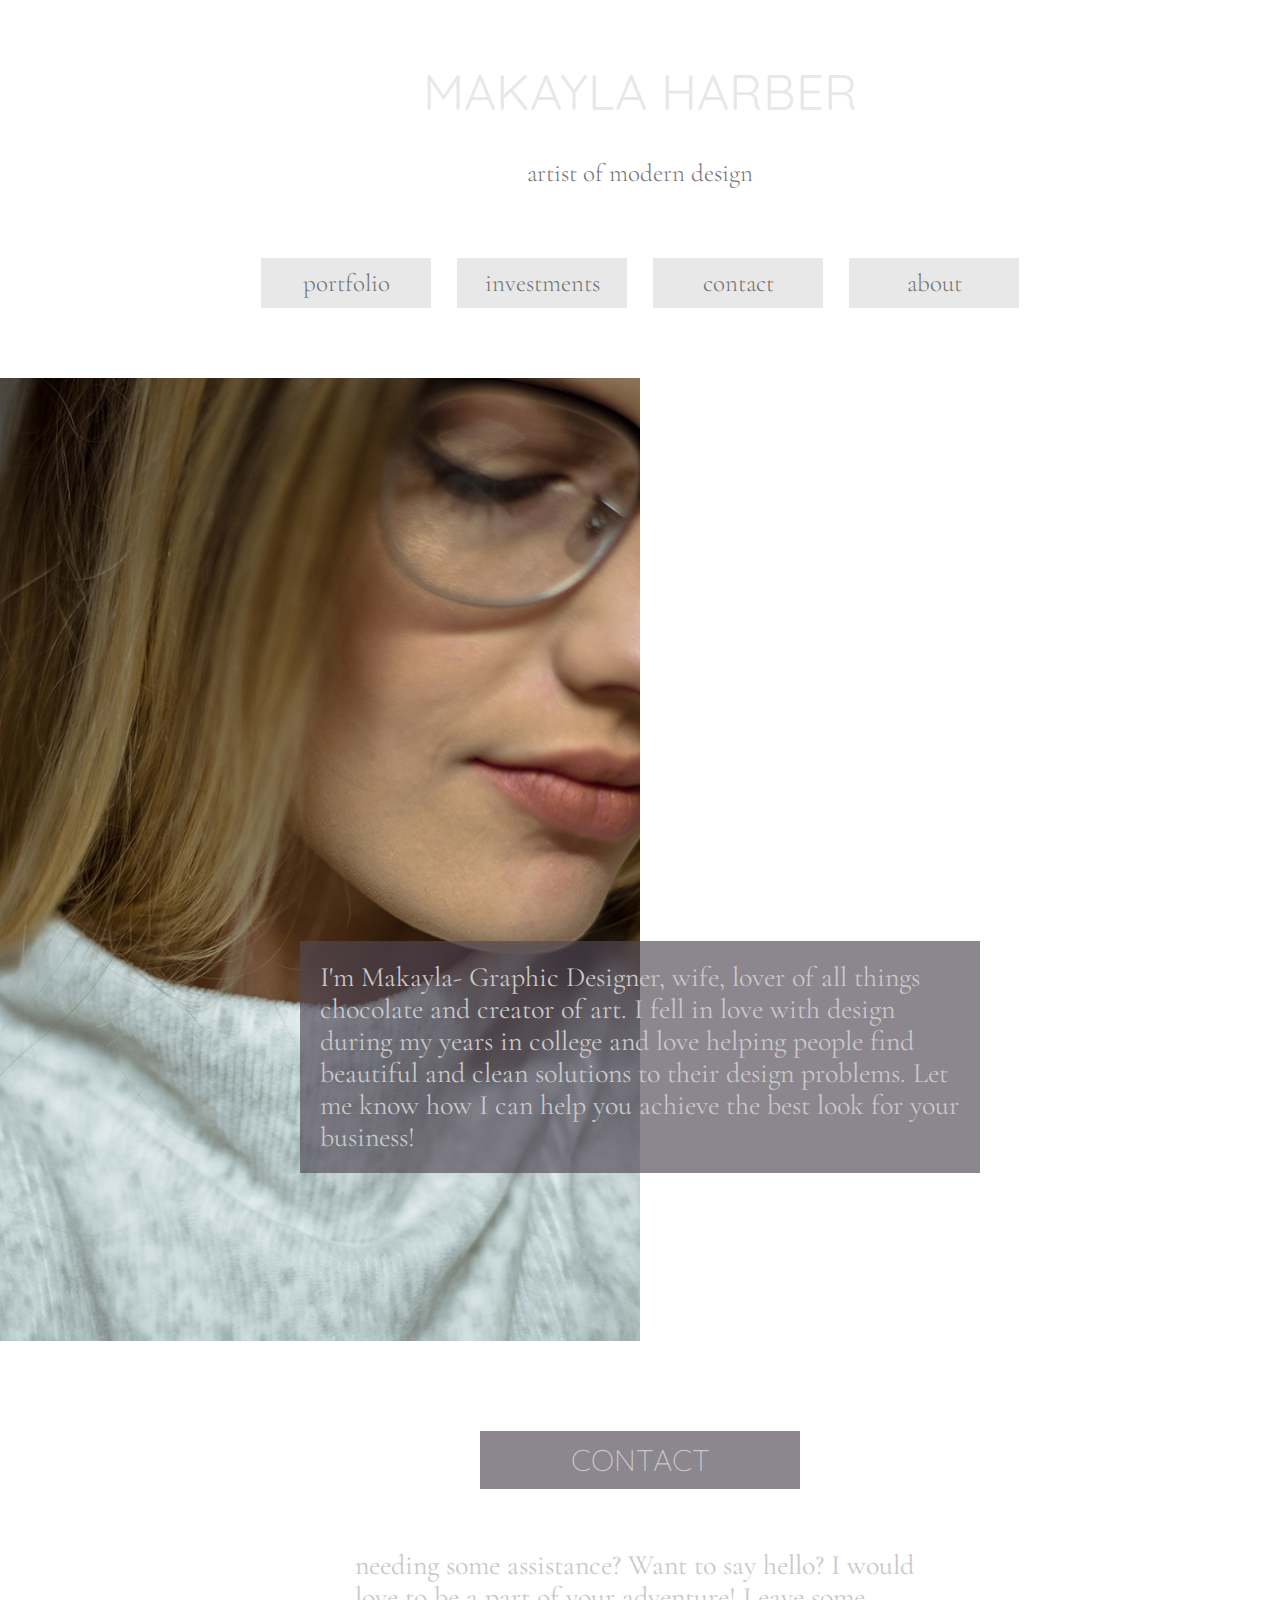
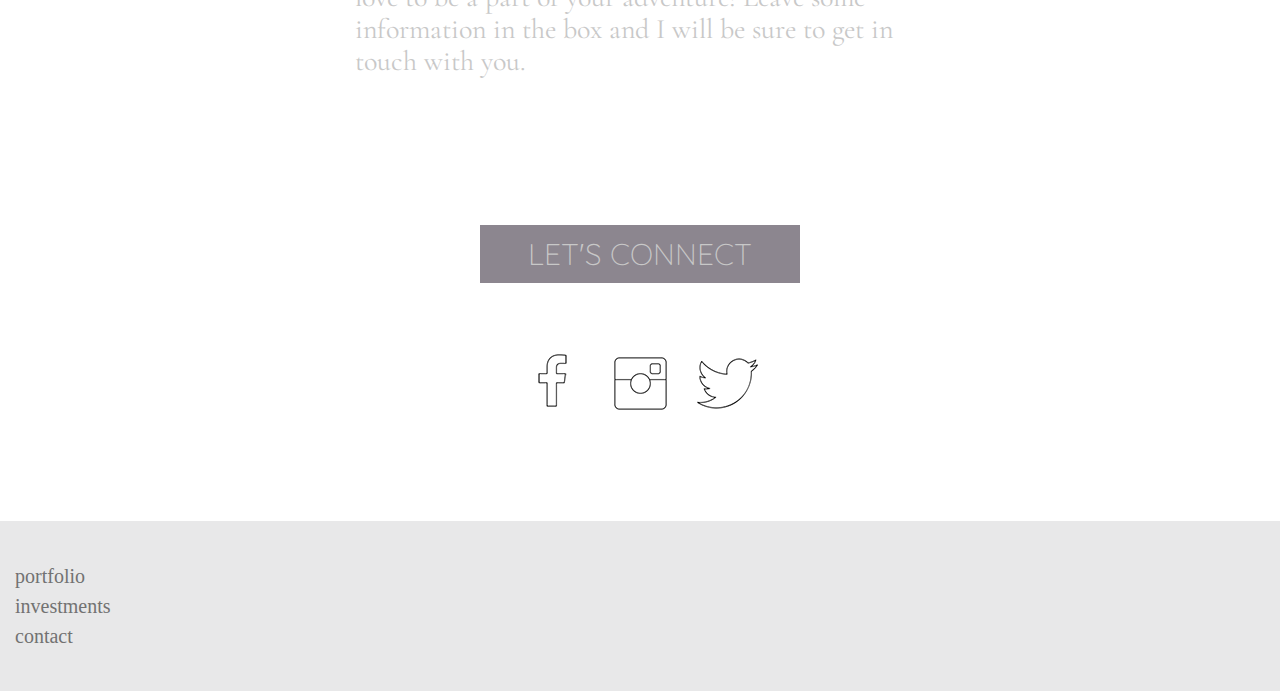
<file: Index.html>
<!DOCTYPE html>
<html lang="em">
<head>

<meta name="viewport" content="width=device-width,initial-scale=1,maximum-scale=1,user-scalable=no">
<meta http-equiv="X-UA-Compatible" content="IE=edge,chrome=1">
<meta name="HandheldFriendly" content="true">
    
<link href="https://fonts.googleapis.com/css?family=Quicksand" rel="stylesheet">
<link href="https://fonts.googleapis.com/css?family=Cormorant+Garamond|Quicksand" rel="stylesheet">

<link rel="stylesheet" href="OwlCarousel2-2.2.1/dist/assets/owl.carousel.min.css">
<link rel="stylesheet" href="OwlCarousel2-2.2.1/dist/assets/owl.theme.default.min.css">
<link rel="stylesheet" href="main.css" >
    
<link rel="stylesheet" href="media-queries.css">
    
<title>Makayla Harber</title>
</head>

<body>
<header> MAKAYLA HARBER
 <h4>artist of modern design</h4>
 <nav>
    <div class="width"><a href="portfolio.html">portfolio</a>   </div>
    <div class="width"><a href="investments.html">investments</a></div>
    <div class="width"><a href="contact.html">contact</a></div>
    <div class="width"><a href="Index.html">about</a></div>
 </nav> 
</header>
 
<section>
<article>
    <a name="about"></a>
 <img class="flex" src="images/dfaf.jpg" alt="flowers">
 <p class="up">I'm Makayla- Graphic Designer, wife, lover of all things chocolate and creator of art. I fell in love with design during my years in college and love helping people find beautiful and clean solutions to their design problems. Let me know how I can help you achieve the best look for your business!</p>   
</article>
<article class="move">
 <a href="contact.html"><h2 class="down">CONTACT</h2></a>
 <p class="space">needing some assistance? Want to say hello? I would love to be a part of your adventure! Leave some information in the box and I will be sure to get in touch with you.</p>
</article>
<article>
<h2 class="down2">LET'S CONNECT</h2>
 <!-------NEEDS TO BE LINKED TO ACTUAL ACCOUNTS----->
 <section class="scoot">
<img class="Face"  src="images/facebook%20copy.png">
<a class="insta"  href=https://www.instagram.com/mbrielleh/><img src="images/insta%20copy.png"></a>
 <img class="twitter"  src="images/twitter%20copy.png">
 </section>
</article>
</section>
<footer>
 <ul>
 <li><a  href="portfolio.html">portfolio</a>
 </li> 
 <li><a href="investments.html">investments</a></li>
 <li><a href="contact.html">contact</a></li>
</ul>

</footer>
</body>
</file>
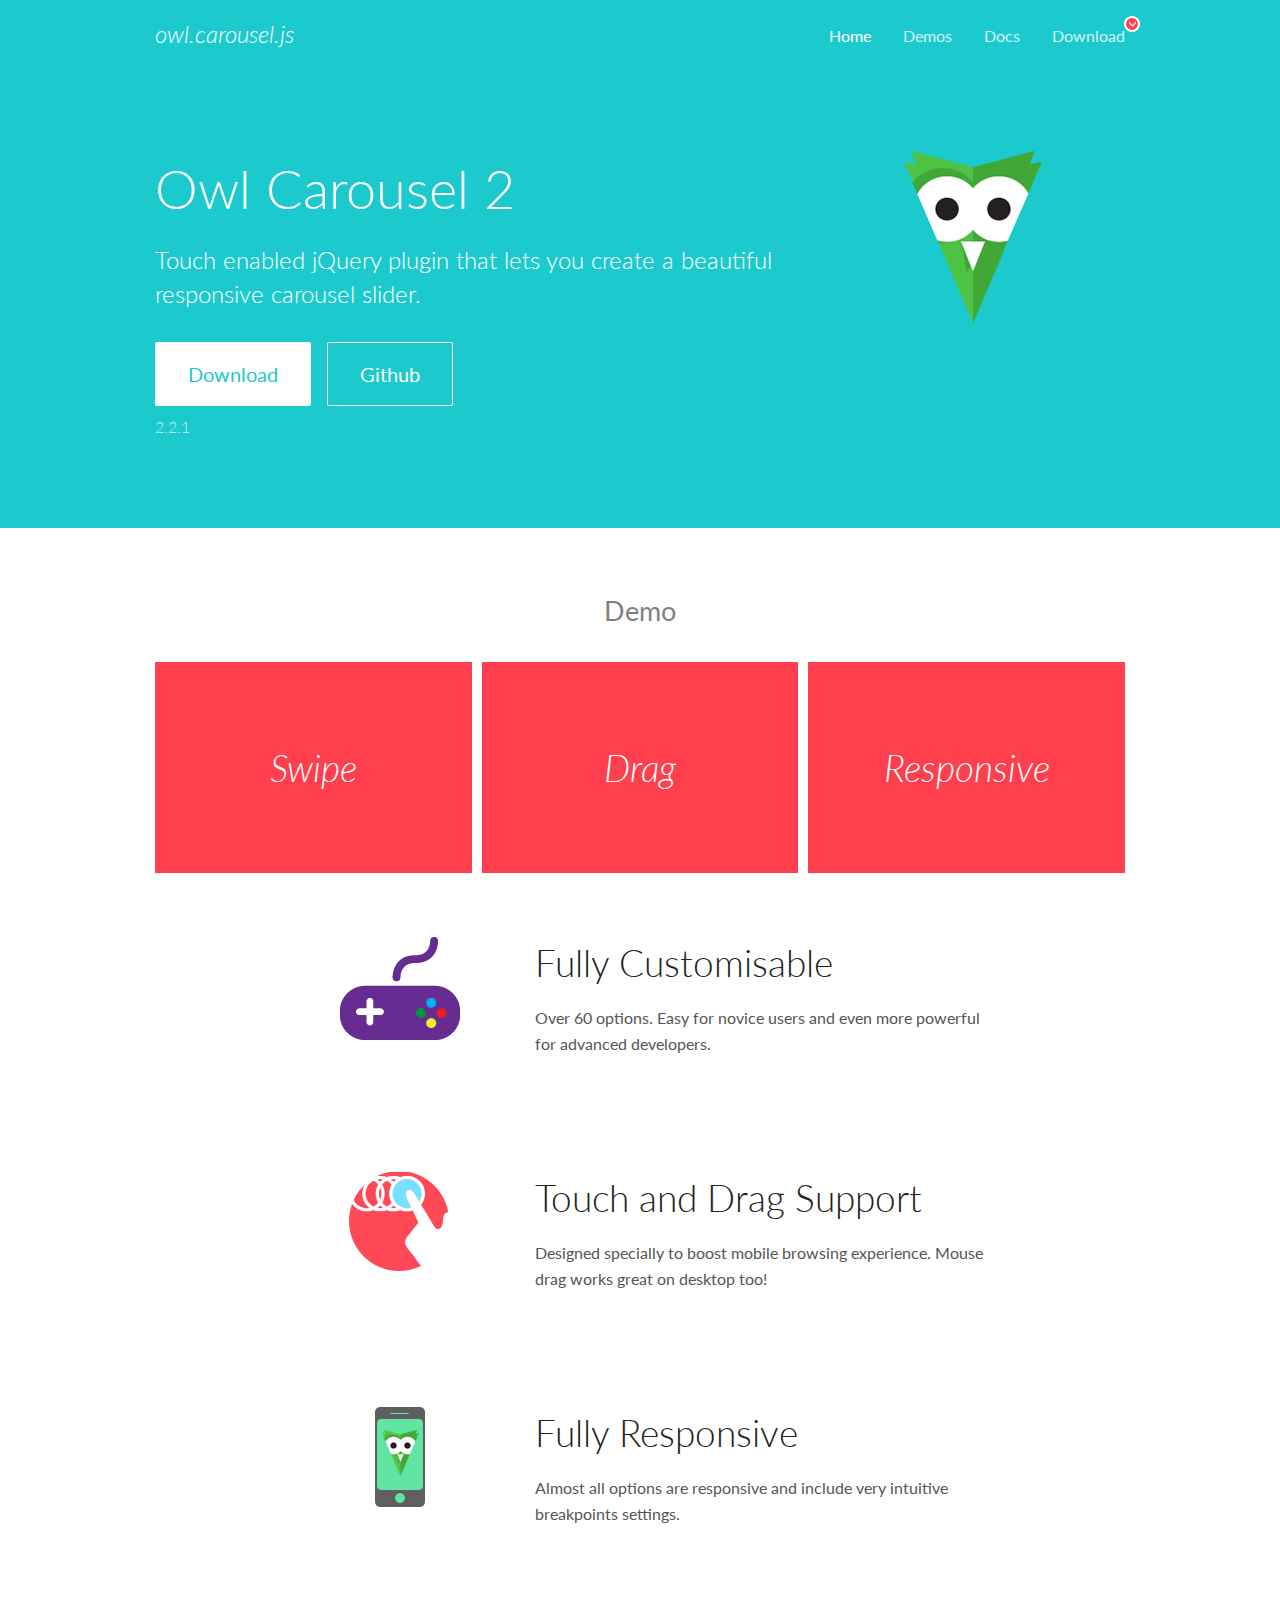
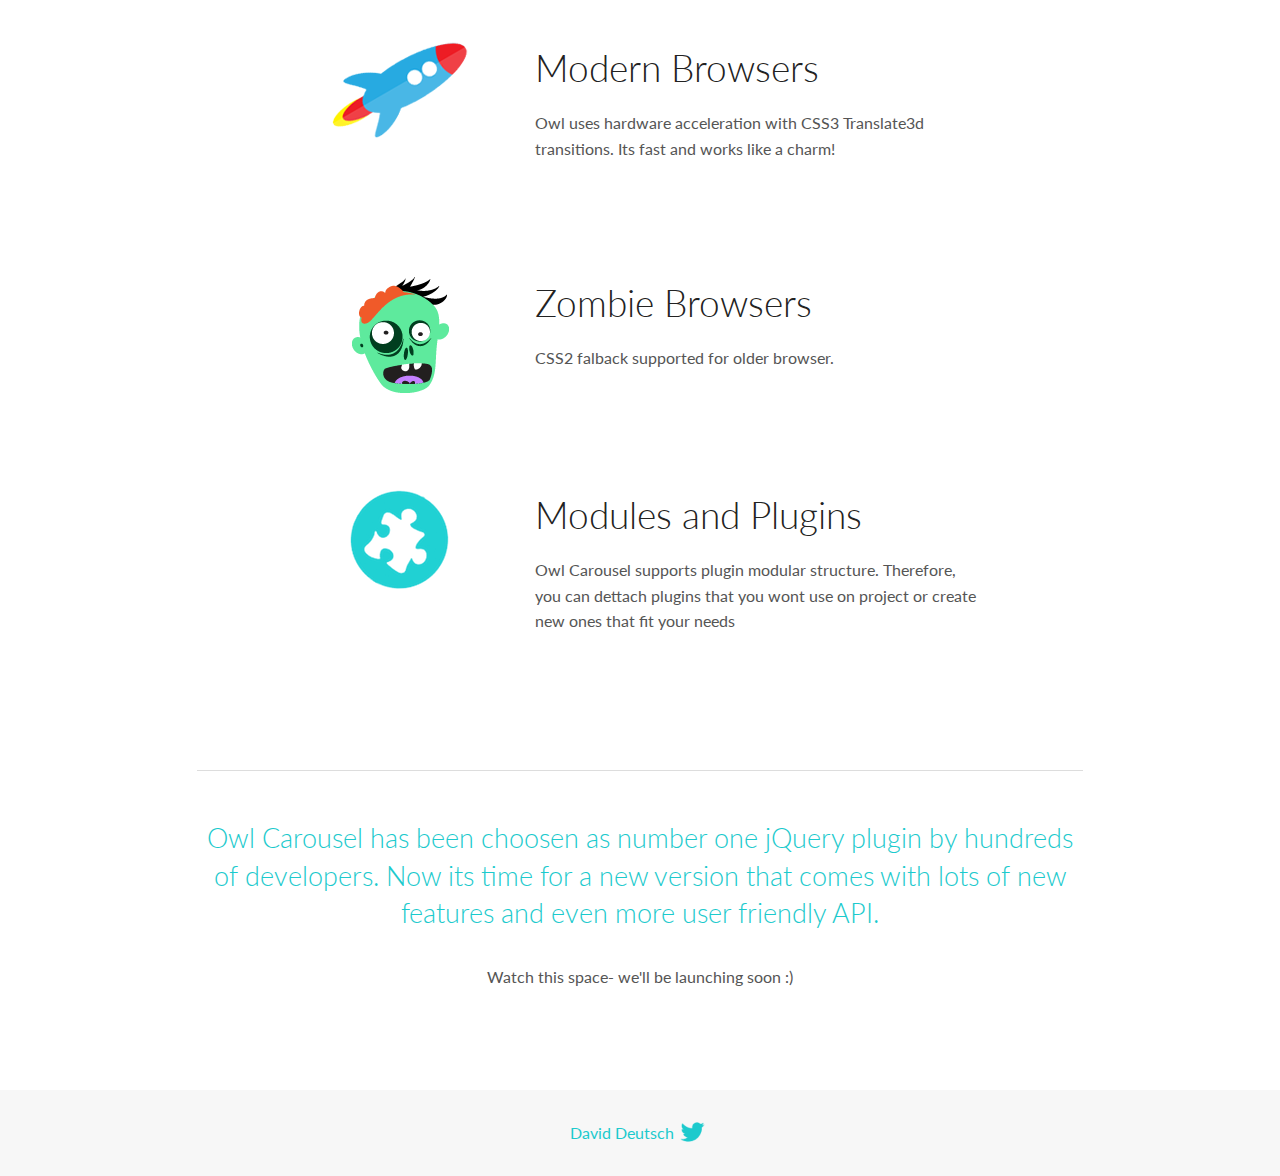
<file: OwlCarousel2-2.2.1/docs/index.html>
<!DOCTYPE html>
<html lang="en">
  <head>

    <!-- head -->
    <meta charset="utf-8">
    <meta name="msapplication-tap-highlight" content="no" />
    <meta name="viewport" content="width=device-width, initial-scale=1.0" />
    <meta name="description" content="Touch enabled jQuery plugin that lets you create beautiful responsive carousel slider.">
    <meta name="author" content="David Deutsch">
    <title>
      Home | Owl Carousel | 2.2.1
    </title>

    <!-- Stylesheets -->
    <link href='https://fonts.googleapis.com/css?family=Lato:300,400,700,400italic,300italic' rel='stylesheet' type='text/css'>
    <link rel="stylesheet" href="assets/css/docs.theme.min.css">

    <!-- Owl Stylesheets -->
    <link rel="stylesheet" href="assets/owlcarousel/assets/owl.carousel.min.css">
    <link rel="stylesheet" href="assets/owlcarousel/assets/owl.theme.default.min.css">

    <!-- HTML5 shim and Respond.js IE8 support of HTML5 elements and media queries -->

    <!--[if lt IE 9]>
      <script src="https://oss.maxcdn.com/libs/html5shiv/3.7.0/html5shiv.js"></script>
      <script src="https://oss.maxcdn.com/libs/respond.js/1.3.0/respond.min.js"></script>
    <![endif]-->

    <!-- Favicons -->
    <link rel="apple-touch-icon-precomposed" sizes="144x144" href="assets/ico/apple-touch-icon-144-precomposed.png">
    <link rel="shortcut icon" href="assets/ico/favicon.png">
    <link rel="shortcut icon" href="favicon.ico">

    <!-- Yeah i know js should not be in header. Its required for demos.-->

    <!-- javascript -->
    <script src="assets/vendors/jquery.min.js"></script>
    <script src="assets/owlcarousel/owl.carousel.js"></script>
  </head>
  <body>

    <!-- header -->
    <header class="header">
      <div class="row">
        <div class="large-12 columns">
          <div class="brand left">
            <h3>
              <a href="/OwlCarousel2/">owl.carousel.js</a> 
            </h3>
          </div>
          <a id="toggle-nav" class="right">
            <span></span> <span></span> <span></span> 
          </a> 
          <div class="nav-bar">
            <ul class="clearfix">
              <li class="active">
                <a href="/OwlCarousel2/index.html">Home</a> 
              </li>
              <li> <a href="/OwlCarousel2/demos/demos.html">Demos</a>  </li>
              <li> <a href="/OwlCarousel2/docs/started-welcome.html">Docs</a>  </li>
              <li>
                <a href="https://github.com/OwlCarousel2/OwlCarousel2/archive/2.2.1.zip">Download</a> 
                <span class="download"></span> 
              </li>
            </ul>
          </div>
        </div>
      </div>
    </header>

    <!-- home panel -->
    <section id="hero">
      <div class="row">
        <div class="large-8 medium-8 columns">
          <h1>Owl Carousel 2</h1>
          <h4>Touch enabled jQuery plugin that lets you create a beautiful responsive carousel slider.</h4>
          <a href="https://github.com/OwlCarousel2/OwlCarousel2/archive/2.2.1.zip" class="hero-button">Download</a> 
          <a href="https://github.com/OwlCarousel2/OwlCarousel2" class="hero-button outline">Github</a> 
          <p>2.2.1</p>
        </div>
        <div class="large-4 medium-4 columns">
          <img class="owl-logo" src="assets/img/owl-logo.png" alt="mr. Owl">
        </div>
      </div>
    </section>

    <!-- body -->
    <div class="home-demo">
      <div class="row">
        <div class="large-12 columns">
          <h3>Demo</h3>
          <div class="owl-carousel">
            <div class="item">
              <h2>Swipe</h2>
            </div>
            <div class="item">
              <h2>Drag</h2>
            </div>
            <div class="item">
              <h2>Responsive</h2>
            </div>
            <div class="item">
              <h2>CSS3</h2>
            </div>
            <div class="item">
              <h2>Fast</h2>
            </div>
            <div class="item">
              <h2>Easy</h2>
            </div>
            <div class="item">
              <h2>Free</h2>
            </div>
            <div class="item">
              <h2>Upgradable</h2>
            </div>
            <div class="item">
              <h2>Tons of options</h2>
            </div>
            <div class="item">
              <h2>Infinity</h2>
            </div>
            <div class="item">
              <h2>Auto Width</h2>
            </div>
          </div>
        </div>
      </div>
    </div>
    <script>
      var owl = $('.owl-carousel');
      owl.owlCarousel({
        margin: 10,
        loop: true,
        responsive: {
          0: {
            items: 1
          },
          600: {
            items: 2
          },
          1000: {
            items: 3
          }
        }
      })
    </script>

    <!-- features -->
    <div id="features">
      <div class="row">
        <div class="small-12 medium-9 small-centered columns">
          <section class="row feature">
            <div class="medium-4 small-12 columns">
              <img src="assets/img/feature-options.png" alt="">
            </div>
            <div class="medium-8 small-12 columns">
              <h2>Fully Customisable</h2>
              <p>Over 60 options. Easy for novice users and even more powerful for advanced developers.</p>
            </div>
          </section>
          <section class="row feature">
            <div class="medium-4 small-12 columns">
              <img src="assets/img/feature-drag.png" alt="">
            </div>
            <div class="medium-8 small-12 columns">
              <h2>Touch and Drag Support</h2>
              <p>Designed specially to boost mobile browsing experience. Mouse drag works great on desktop too!</p>
            </div>
          </section>
          <section class="row feature">
            <div class="medium-4 small-12 columns">
              <img src="assets/img/feature-responsive.png" alt="">
            </div>
            <div class="medium-8 small-12 columns">
              <h2>Fully Responsive</h2>
              <p>Almost all options are responsive and include very intuitive breakpoints settings.</p>
            </div>
          </section>
          <section class="row feature">
            <div class="medium-4 small-12 columns">
              <img src="assets/img/feature-modern.png" alt="">
            </div>
            <div class="medium-8 small-12 columns">
              <h2>Modern Browsers</h2>
              <p>Owl uses hardware acceleration with CSS3 Translate3d transitions. Its fast and works like a charm! </p>
            </div>
          </section>
          <section class="row feature">
            <div class="medium-4 small-12 columns">
              <img src="assets/img/feature-zombie.png" alt="">
            </div>
            <div class="medium-8 small-12 columns">
              <h2>Zombie Browsers</h2>
              <p>CSS2 falback supported for older browser.</p>
            </div>
          </section>
          <section class="row feature">
            <div class="medium-4 small-12 columns">
              <img src="assets/img/feature-module.png" alt="">
            </div>
            <div class="medium-8 small-12 columns">
              <h2>Modules and Plugins</h2>
              <p>Owl Carousel supports plugin modular structure. Therefore, you can dettach plugins that you wont use on project or create new ones that fit your needs</p>
            </div>
          </section>
        </div>
      </div>
    </div>

    <!-- footer -->
    <section id="teaser-text">
      <div class="row">
        <div class="small-12 medium-11 small-centered columns">
          <hr>
          <h3 id="owl-carousel-has-been-choosen-as-number-one-jquery-plugin-by-hundreds-of-developers-now-its-time-for-a-new-version-that-comes-with-lots-of-new-features-and-even-more-user-friendly-api-">Owl Carousel has been choosen as number one jQuery plugin by hundreds of developers. Now its time for a new version that comes with lots of new features and even more user friendly API.</h3>
          <p>Watch this space- we&#39;ll be launching soon :)</p>
        </div>
      </div>
    </section>

    <!-- footer -->
    <footer class="footer">
      <div class="row">
        <div class="large-12 columns">
          <h5>
            <a href="/OwlCarousel2/docs/support-contact.html">David Deutsch</a> 
            <a id="custom-tweet-button" href="https://twitter.com/share?url=https://github.com/OwlCarousel2/OwlCarousel2&text=Owl Carousel - This is so awesome! " target="_blank"></a> 
          </h5>
        </div>
      </div>
    </footer>

    <!-- vendors -->
    <script src="assets/vendors/highlight.js"></script>
    <script src="assets/js/app.js"></script>
  </body>
</html>
</file>
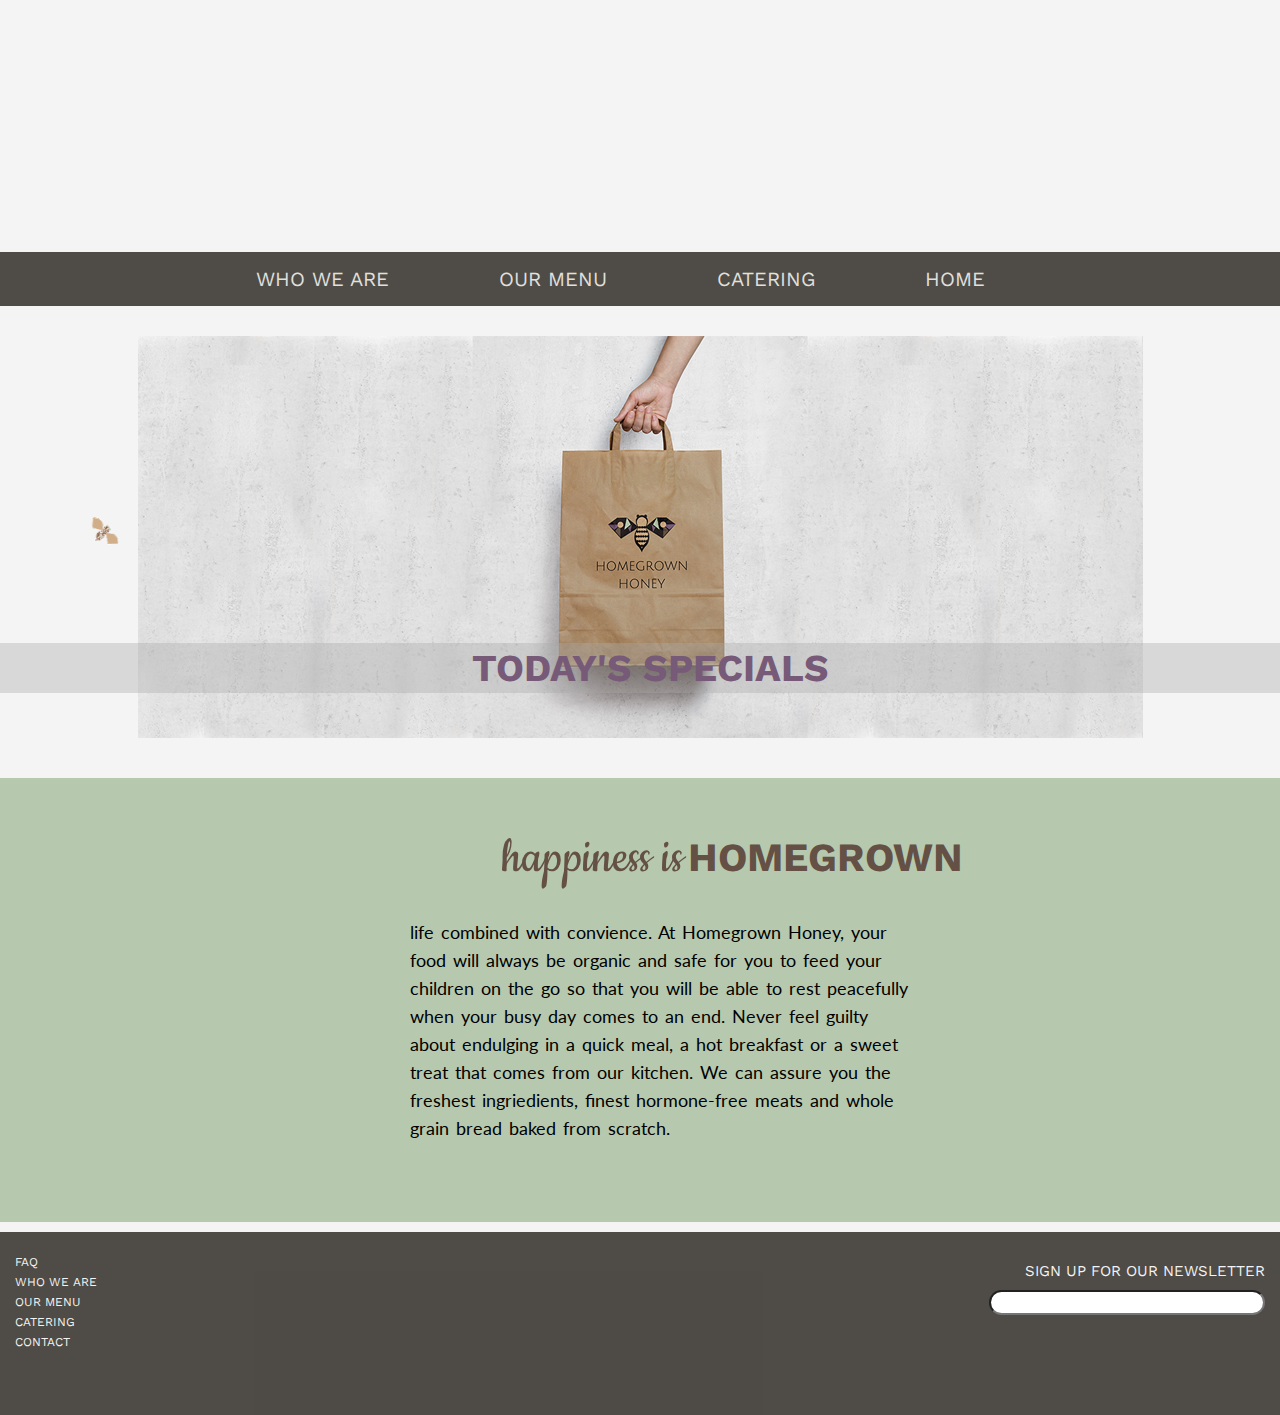
<file: images/Web/hgROOT/index.html>
<!DOCTYPE html>
<html lang="em">
<head>
<title>Homegrown Honey</title>   
 
<link href="https://fonts.googleapis.com/css?family=Cookie|Julius+Sans+One" rel="stylesheet">
<!--main css -->
<link href="style.css" rel="stylesheet" type="text/css">

<link href="media-queries.css" rel="stylesheet" type="text/css">

<link href="https://fonts.googleapis.com/css?family=Roboto:100" rel="stylesheet">
    
<link href="https://fonts.googleapis.com/css?family=Roboto:100|Work+Sans:200" rel="stylesheet">

<link href="https://fonts.googleapis.com/css?family=Lato:300" rel="stylesheet">

<link href="media-queries.css">
    
<!-- [if space lt IE 9]> 
<script src="http://css3-?mediaqueries-js.googlecode.com/svn/trunk/css3-mediaqueries.js"></script>
<! [end if]-->
    
    
<meta name="viewport" content="width=device-width; initial-scale=1.0"> 

</head>

<body>
  <header>
<!--
      <section class="logo">
    <img src="images/headerlogo.png" alt="photo of logo">
      </section>
-->
   <section>
     <img class="GIF" src="images/hghlogotransparent.gif" alt="logo">
   </section>
    <nav>
     <a class="push-left" href="whoweare.html">who we are</a>
     <a class="push-left" href="ourmenu.html">our menu</a>
     <a class="push-right" href="catering.html">catering</a>
     <a class="push-right" class="active" href="index.html">home</a>
    </nav>
    </header>
  <section>
      <article class="go">
      <div class="feature">
      
        <img class="center" src="images/website-background.jpg" alt="photo of bag"> 
      </div>
      </article>
   <article>
       <a class="call" href="ourmenu.html"><h4 class="down">today's specials</h4></a>
   </article>
   <article class="green">
    <header class="body-section">happiness is <h6 class="scoot">homegrown</h6></header>
       <p class="no-break"> life combined with convience. At Homegrown Honey, your food will always be organic and safe for you to feed your children on the go so that you will be able to rest peacefully when  your busy day comes to an end.  Never feel guilty about endulging in a quick meal, a hot breakfast or a sweet treat that comes from our kitchen. We can assure you the freshest ingriedients, finest hormone-free meats and whole grain bread baked from scratch. </p>
   </article>
  </section>
</body>
<footer>
    <ul>
      <li>faq</li>
      <li><a href="whoweare.html"></a>who we are</li>
      <li><a href="ourmenu.html"></a>our menu</li>
      <li><a href="catering.html"></a>catering</li>
      <li><a href="contact.html"></a>contact</li>
    </ul>
  <form>
  sign up for our newsletter <br>
  <input 
    
      type="text" name="firstname"><br>
  </form>  
</footer>
</file>
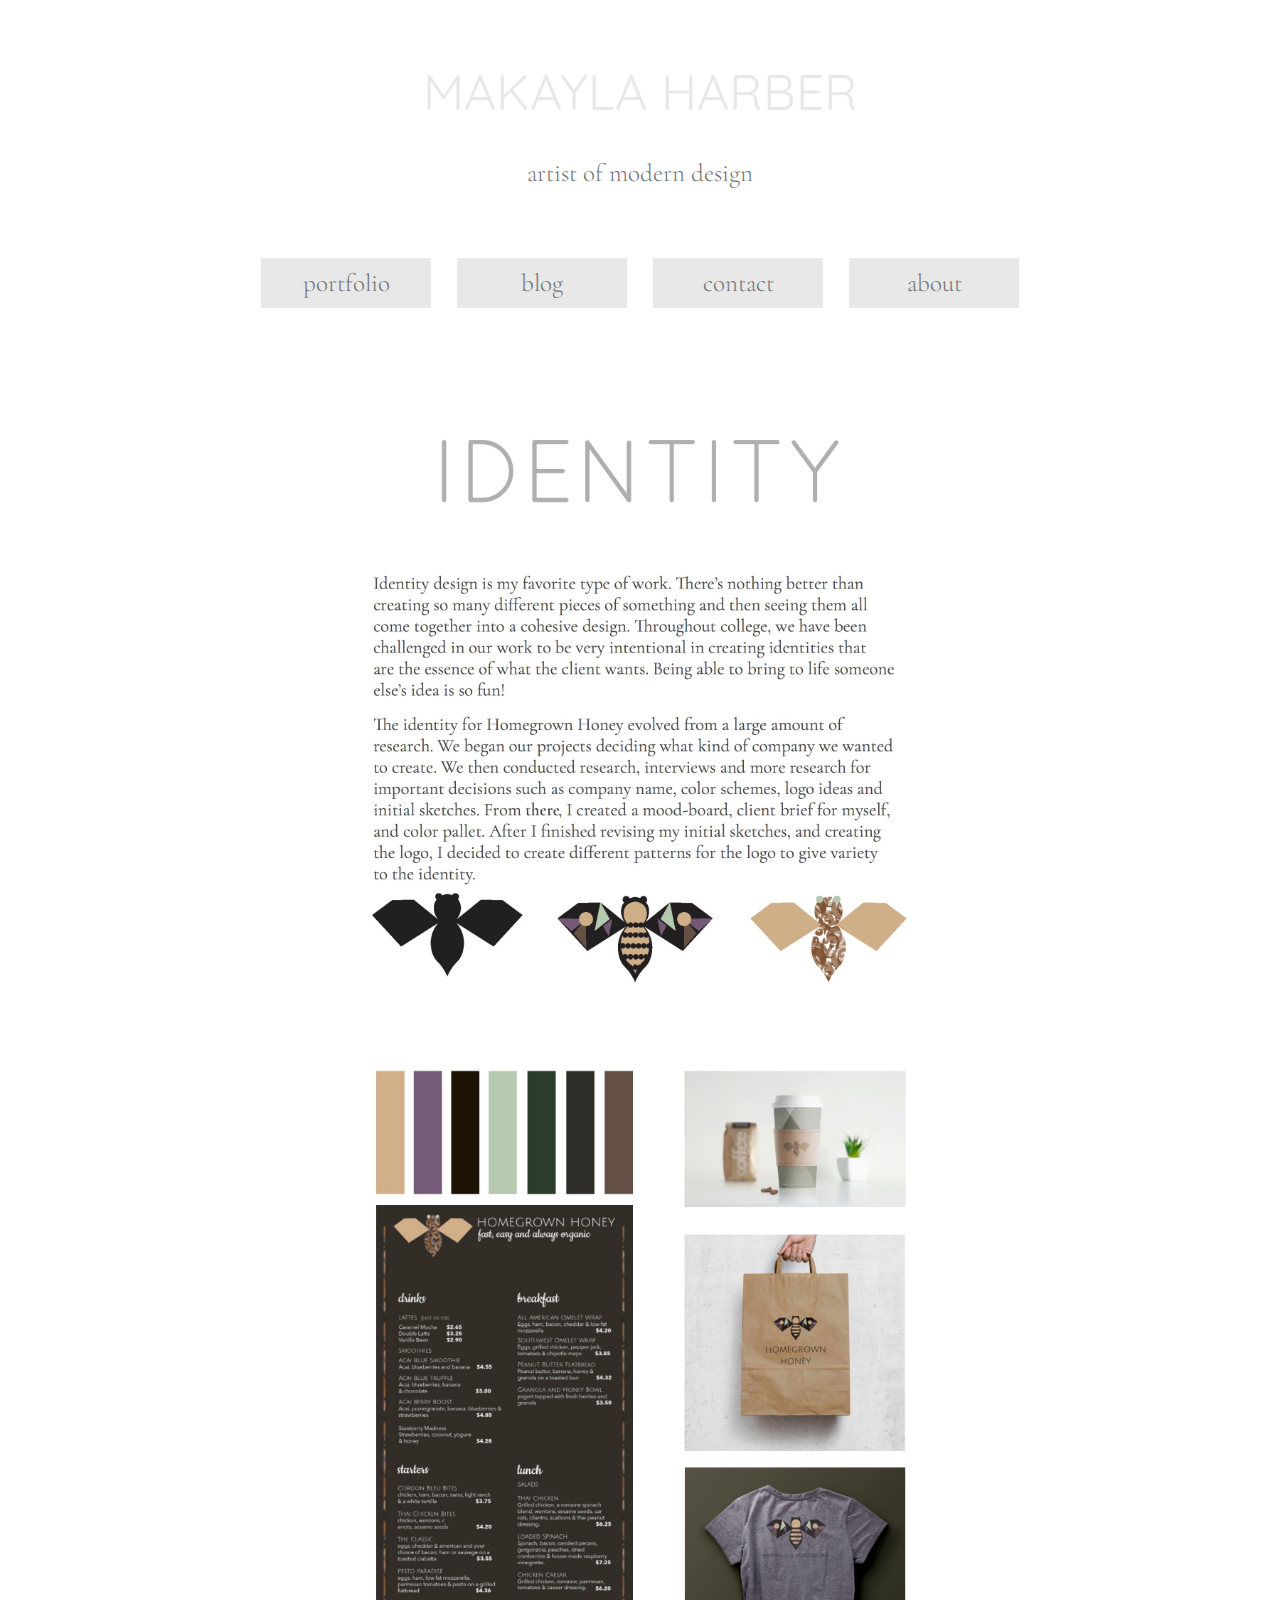
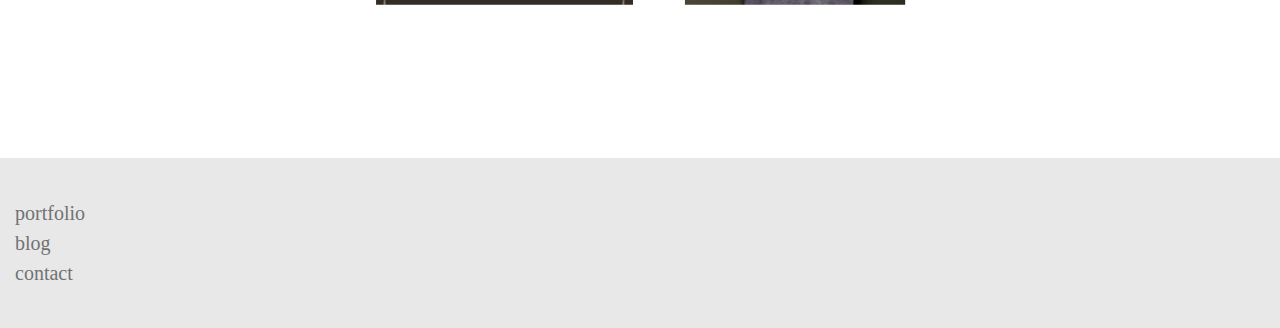
<file: Identity.html>
<!DOCTYPE html>
<html lang="em">
<head>

<meta name="viewport" content="width=device-width,initial-scale=1,maximum-scale=1,user-scalable=no">
<meta http-equiv="X-UA-Compatible" content="IE=edge,chrome=1">
<meta name="HandheldFriendly" content="true">  
    
    
<link href="https://fonts.googleapis.com/css?family=Quicksand" rel="stylesheet">
<link href="https://fonts.googleapis.com/css?family=Cormorant+Garamond|Quicksand" rel="stylesheet">

<link rel="stylesheet" href="OwlCarousel2-2.2.1/dist/assets/owl.carousel.min.css">
<link rel="stylesheet" href="OwlCarousel2-2.2.1/dist/assets/owl.theme.default.min.css">
<link rel="stylesheet" href="main.css" >
    
<link rel="stylesheet" href="media-queries.css">
<title>Makayla Harber</title>
</head>

<body>
<header> MAKAYLA HARBER
 <h4>artist of modern design</h4>
 <nav>
    <div class="width"><a href="portfolio.html">portfolio</a>   </div>
    <div class="width"><a href="testimonials.html">blog</a></div>
    <div class="width"><a href="contact.html">contact</a></div>
    <div class="width"><a href="Index.html">about</a></div>
 </nav> 
</header>
<section>
  
    
    <article>
     <img class="sizing" src="images//Identity/identity%20copy.jpg">
     <img class="sizing" src="images/Identity/identity2.jpg">
    
    </article> 
    
</section>
<footer>
 <ul>
 <li><a  href="portfolio.html">portfolio</a>
 </li> 
 <li><a href="testimonials.html">blog</a></li>
 <li><a href="contact.html">contact</a></li>
</ul>

</footer>  
</body>
</file>
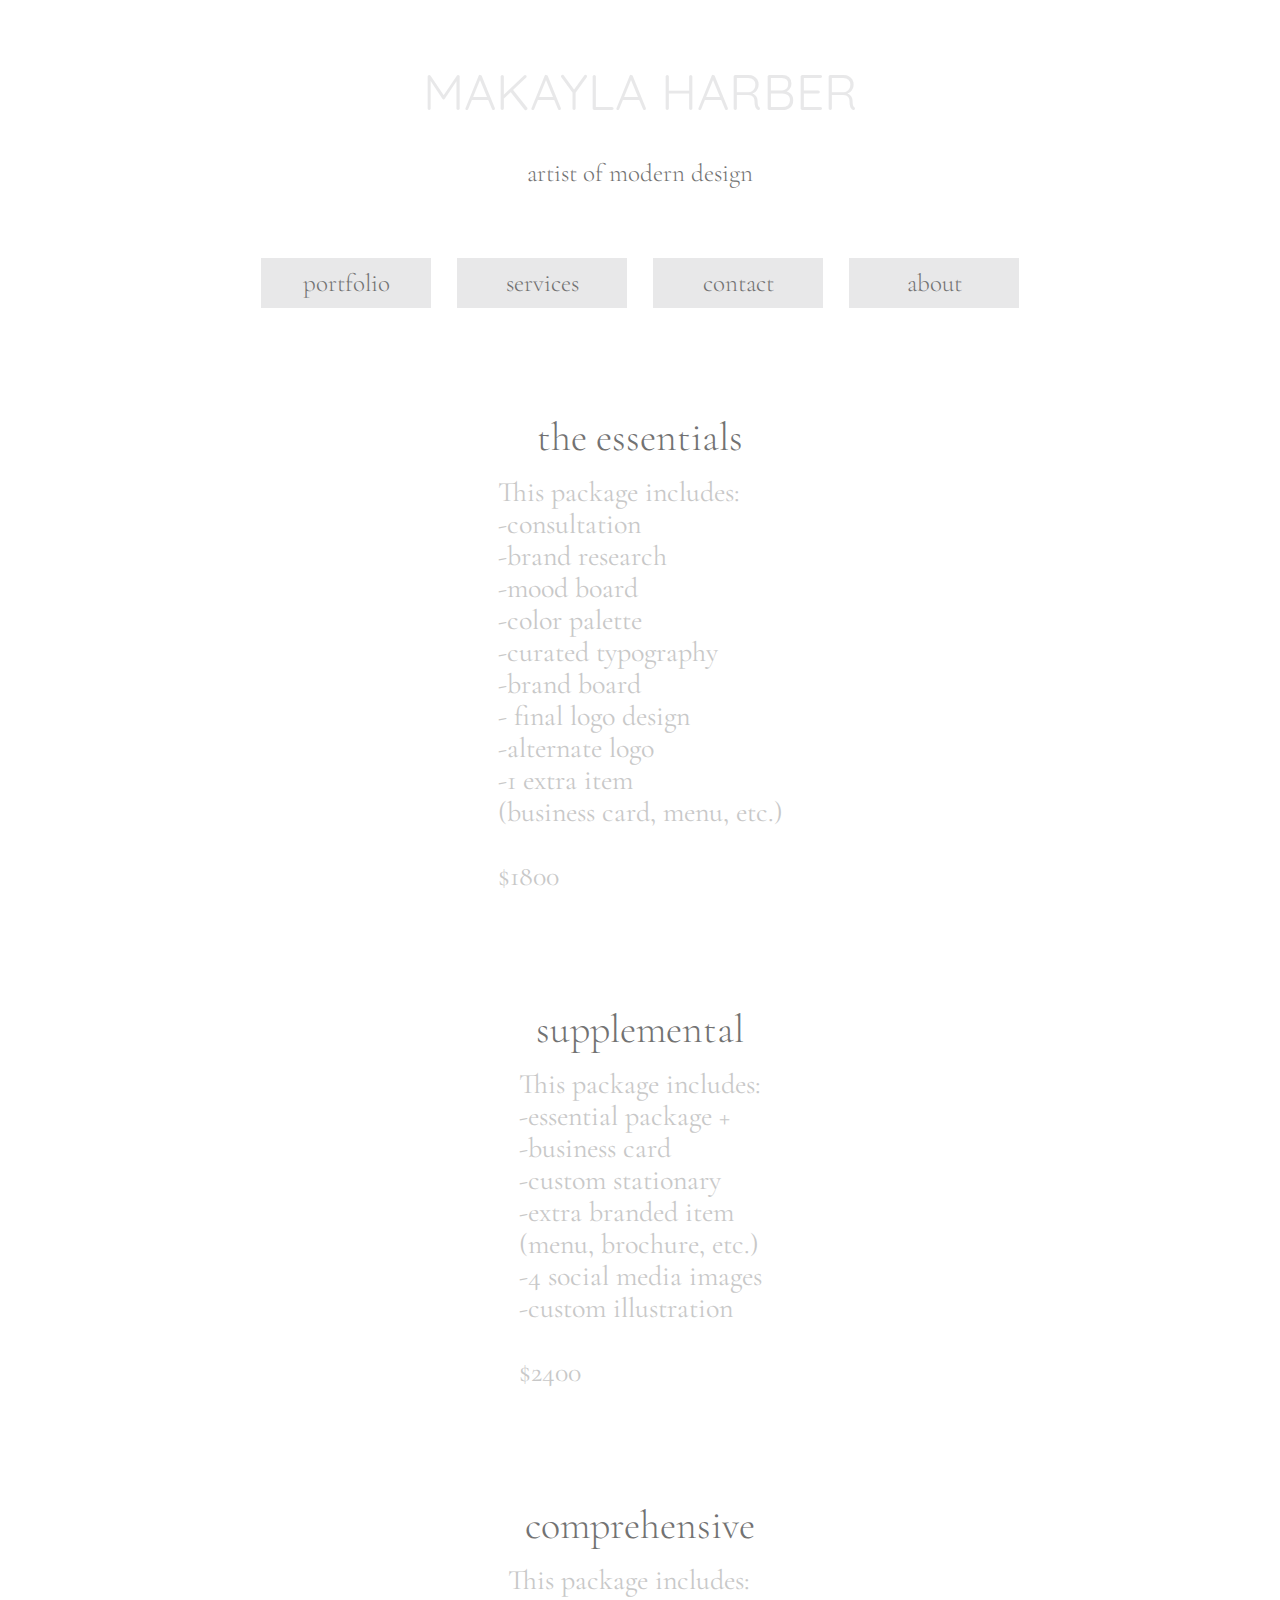
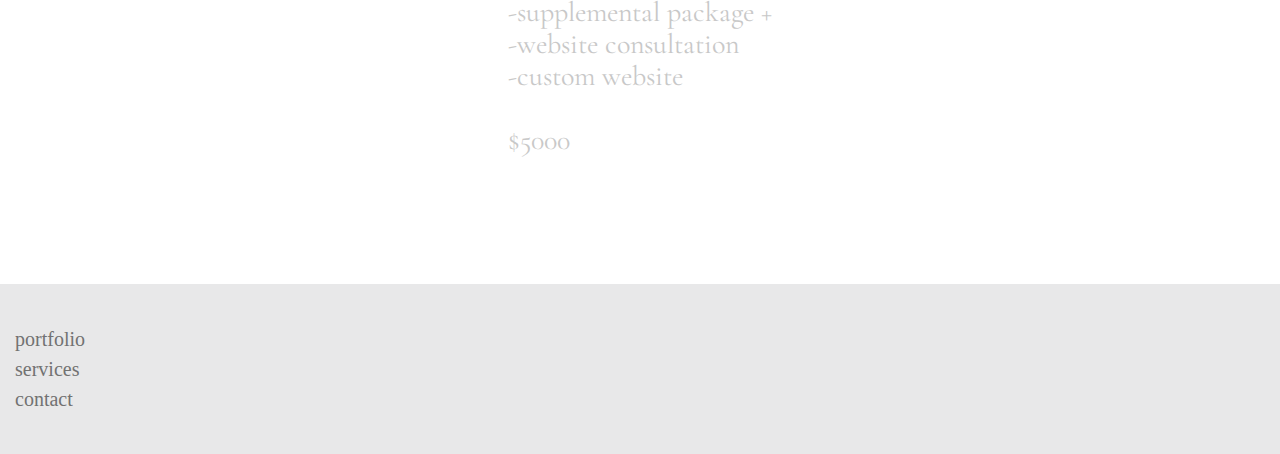
<file: investments.html>
<!DOCTYPE html>
<html lang="em">
<head>

<meta name="viewport" content="width=device-width,initial-scale=1,maximum-scale=1,user-scalable=no">
<meta http-equiv="X-UA-Compatible" content="IE=edge,chrome=1">
<meta name="HandheldFriendly" content="true">
    
<link rel="stylesheet" href="main.css" >
<link href="portfolio.html" >
<link href="testimonials.html" >
<link href="contact.html" >
<link href="blog.html" >
<link href="https://fonts.googleapis.com/css?family=Quicksand" rel="stylesheet">
<link href="https://fonts.googleapis.com/css?family=Cormorant+Garamond|Quicksand" rel="stylesheet">
 
<link rel="stylesheet" href="media-queries.css">
<title>Makayla Harber</title>
</head>

<body class="full">
<header> MAKAYLA HARBER
 <h4>artist of modern design</h4>
 <nav>
    <div class="width"><a href="portfolio.html">portfolio</a>   </div>
    <div class="width"><a href="investments.html">services</a></div>
    <div class="width"><a href="contact.html">contact</a></div>
    <div class="width"><a href="Index.html">about</a></div>
 </nav> 
</header>
  <section>
      <article>
      <h4 class="bigger"> the essentials</h4>
  <p class="spacingissue">This package includes:<br> -consultation<br>-brand research<br>-mood board<br> -color palette<br>-curated typography<br>-brand board<br>- final logo design<br>-alternate logo<br>-1 extra item<br>(business card, menu, etc.) 
      <br><br>$1800  </p>
  </article>
 
  </section>
  <section>
      <article>
      <h4 class="bigger"> supplemental</h4>
  <p class="spacingissue">This package includes:<br>-essential package +<br>-business card<br>-custom stationary<br>-extra branded item<br>(menu, brochure, etc.)<br>-4 social media images<br> -custom illustration<br><br>$2400  </p>
  </article>
 
  </section>
  <section>
      <article>
      <h4 class="bigger"> comprehensive</h4>
  <p class="spacingissue">This package includes:<br> -supplemental package +<br>-website consultation<br>-custom website<br><br> $5000  </p>
  </article>
 
  </section>
<footer>
 <ul>
 <li><a  href="portfolio.html">portfolio</a>
 </li> 
 <li><a href="investments.html">services</a></li>
 <li><a href="contact.html">contact</a></li>
</ul>
</footer>
</body>
</header>
</file>
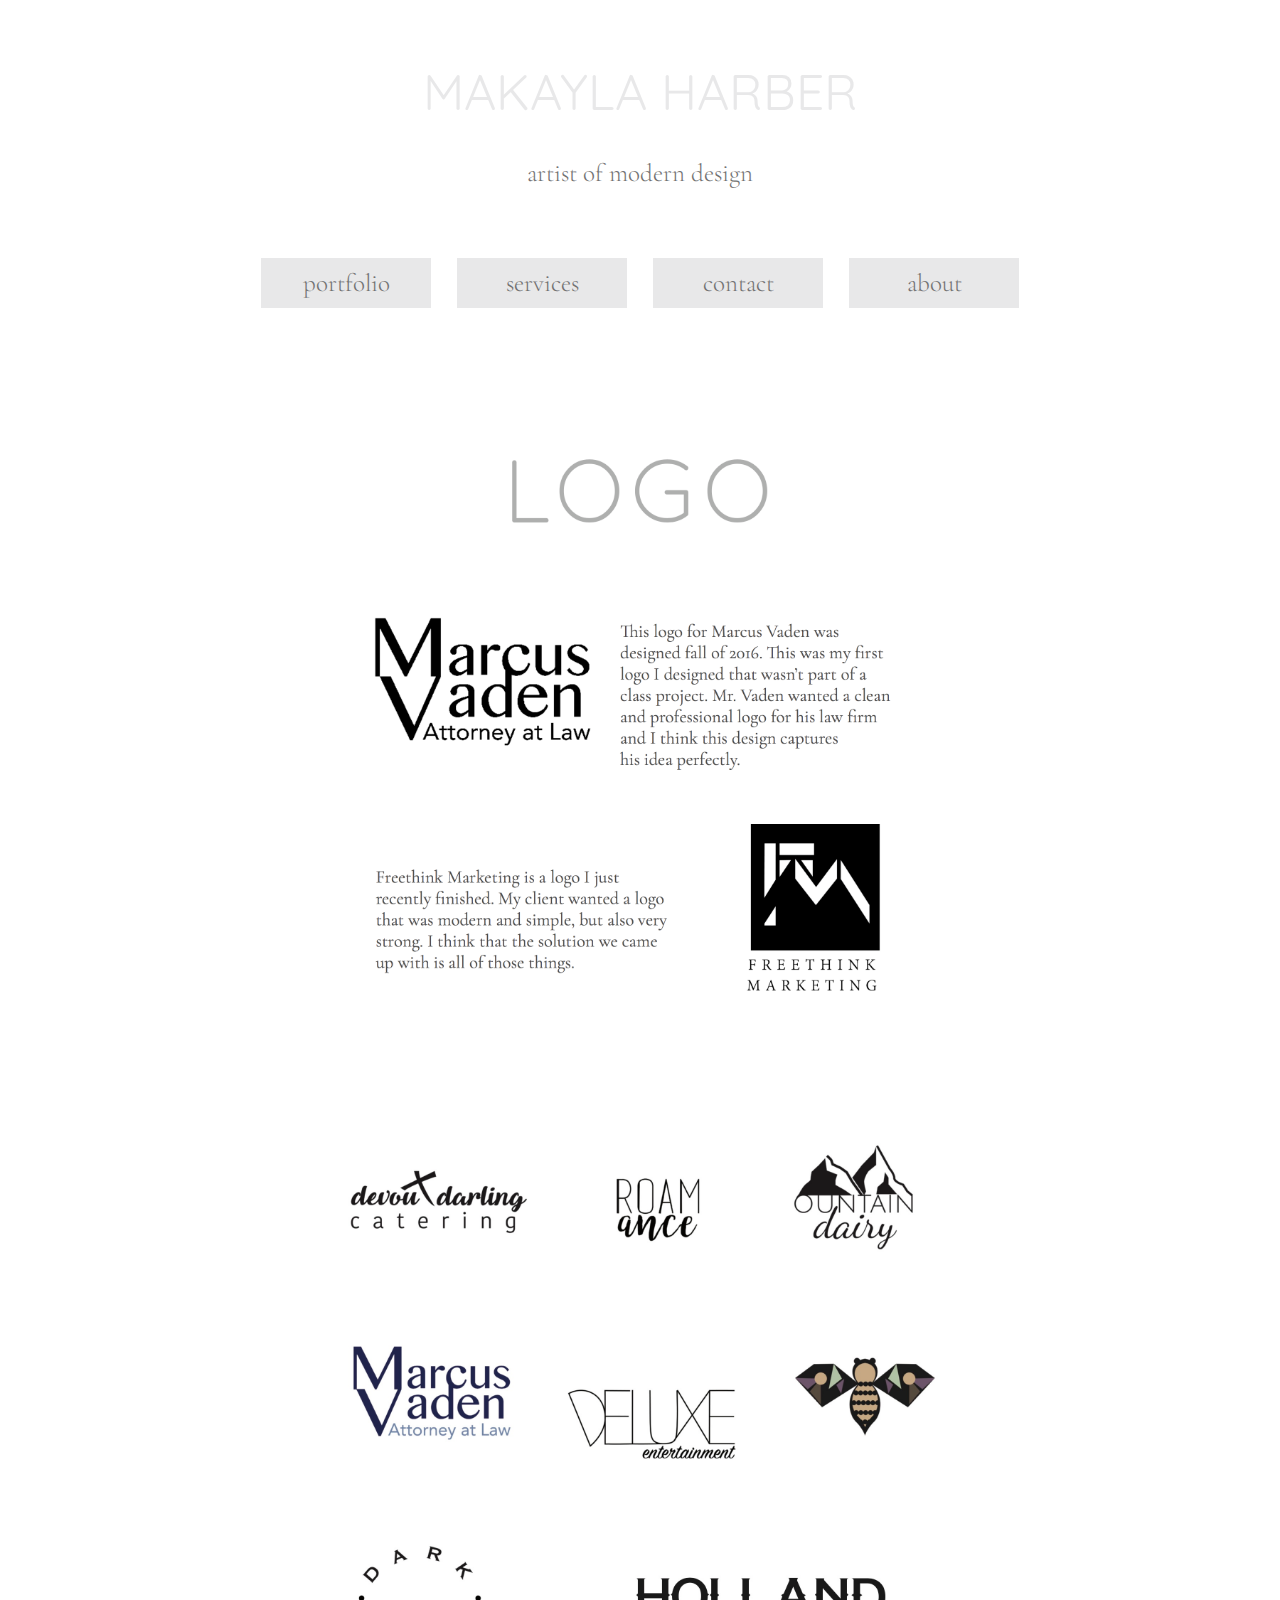
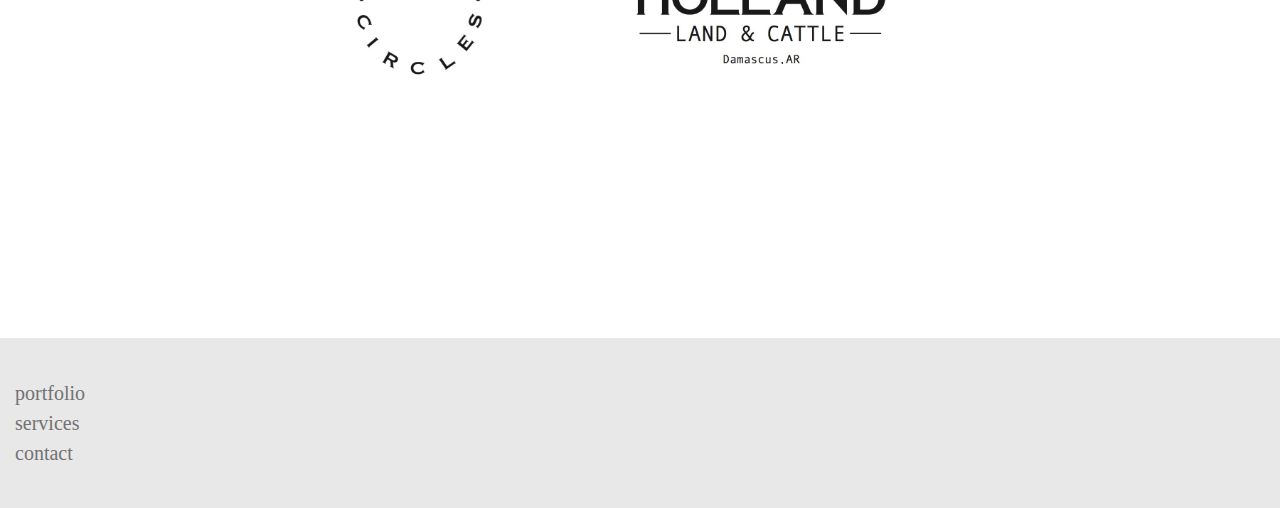
<file: Logo.html>
<!DOCTYPE html>
<html lang="em">
<head>

<meta name="viewport" content="width=device-width,initial-scale=1,maximum-scale=1,user-scalable=no">
<meta http-equiv="X-UA-Compatible" content="IE=edge,chrome=1">
<meta name="HandheldFriendly" content="true">

<link href="https://fonts.googleapis.com/css?family=Quicksand" rel="stylesheet">
<link href="https://fonts.googleapis.com/css?family=Cormorant+Garamond|Quicksand" rel="stylesheet">

<link rel="stylesheet" href="OwlCarousel2-2.2.1/dist/assets/owl.carousel.min.css">
<link rel="stylesheet" href="OwlCarousel2-2.2.1/dist/assets/owl.theme.default.min.css">
<link rel="stylesheet" href="main.css" >
    
<link rel="stylesheet" href="media-queries.css">
<title>Makayla Harber</title>
</head>

<body>
<header> MAKAYLA HARBER
 <h4>artist of modern design</h4>
 <nav>
    <div class="width"><a href="portfolio.html">portfolio</a>   </div>
    <div class="width"><a href="investments.html">services</a></div>
    <div class="width"><a href="contact.html">contact</a></div>
    <div class="width"><a href="Index.html">about</a></div>
 </nav> 
</header>
<section>
    <article>

     <article class="center">

     <img class="sizing" src="images/Logo/logo.jpg">
     <img class="sizing" src="images/Logo/logo2.jpg">
     
    
    </article>
   
    </article>
</section>
<footer>
 <ul>
 <li><a  href="portfolio.html">portfolio</a>
 </li> 
 <li><a href="investments.html">services</a></li>
 <li><a href="contact.html">contact</a></li>
</ul>

</footer>  
</body>
</file>
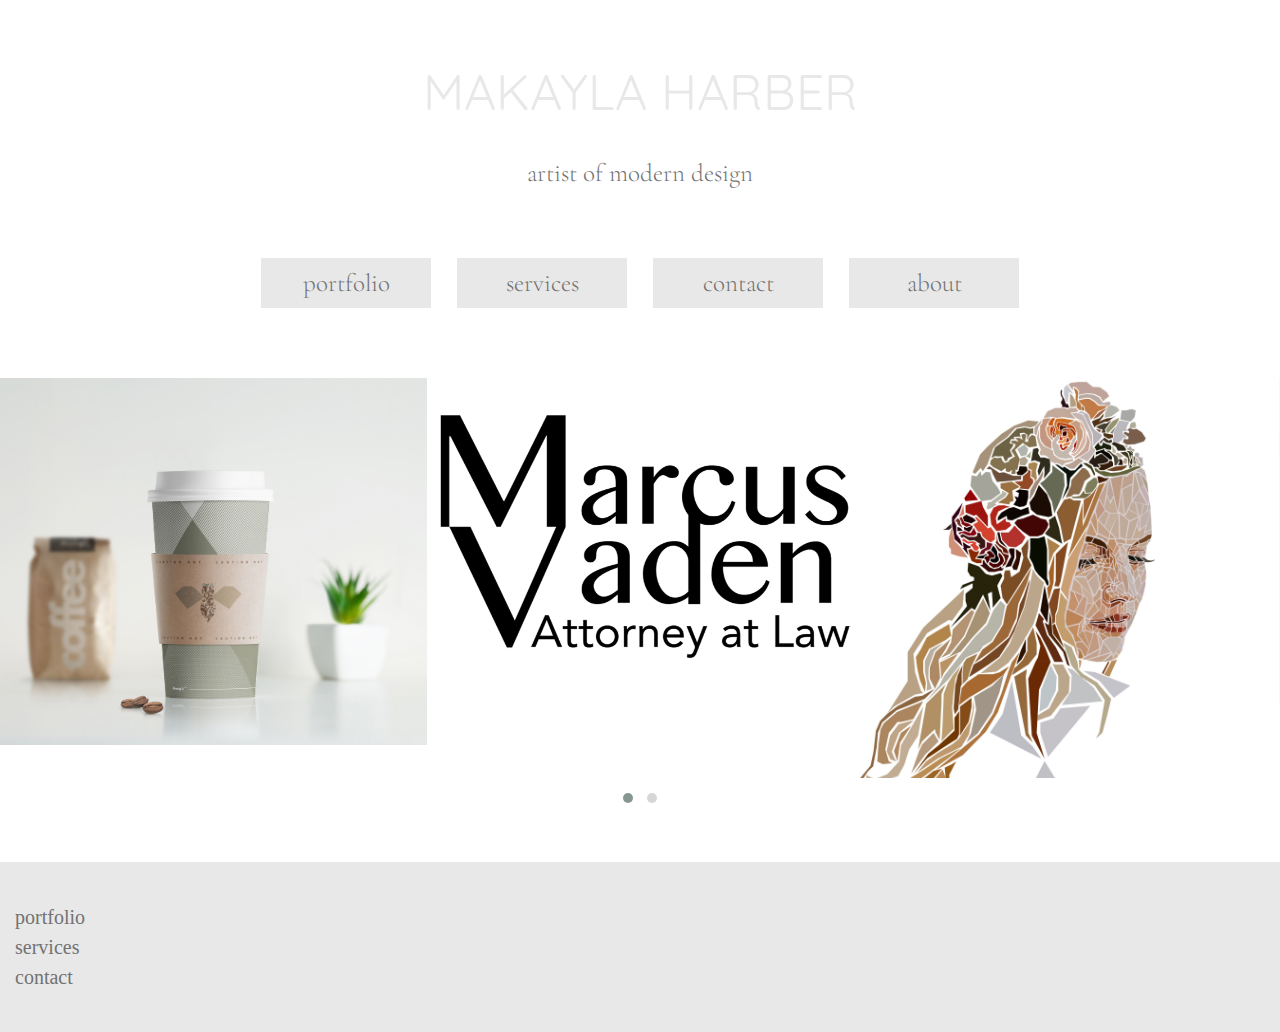
<file: portfolio.html>
<!DOCTYPE html>
<html lang="em">
<head>

<meta name="viewport" content="width=device-width,initial-scale=1,maximum-scale=1,user-scalable=no">
<meta http-equiv="X-UA-Compatible" content="IE=edge,chrome=1">
<meta name="HandheldFriendly" content="true">
    
<link href="https://fonts.googleapis.com/css?family=Quicksand" rel="stylesheet">
<link href="https://fonts.googleapis.com/css?family=Cormorant+Garamond|Quicksand" rel="stylesheet">

<link rel="stylesheet" href="OwlCarousel2-2.2.1/dist/assets/owl.carousel.min.css">
<link rel="stylesheet" href="OwlCarousel2-2.2.1/dist/assets/owl.theme.default.min.css">
<link rel="stylesheet" href="main.css" >
    
<link rel="stylesheet" href="media-queries.css">
<title>Makayla Harber</title>
</head>

<body>
<header> MAKAYLA HARBER
 <h4>artist of modern design</h4>
 <nav>
    <div class="width"><a href="portfolio.html">portfolio</a>   </div>
    <div class="width"><a href="investments.html">services</a></div>
    <div class="width"><a href="contact.html">contact</a></div>
    <div class="width"><a href="Index.html">about</a></div>
 </nav> 
</header>

<div class="owl-carousel owl-theme">
    <div class="container"> <a href="Identity.html"><img src="images/coffeecup3.jpg"><div class="overlay"><div class="text">IDENTITY</div></div></a></div>
    
    <div class="container"><a href="Logo.html"><img src="images/OriginalMV%20copy2.png"><div class="overlay"><div class="text">LOGO</div></div></a></div>
    
    <div class="container"><a href="Print.html"><img src="images/illustration/illustration3.jpg"><div class="overlay"><div class="text">ILLUSTRATION</div></div></a></div>
    
    <div class="container"><a href="Web.html"><img src="images/Web/Screen%20Shot%202018-06-20%20at%2011.11.38%20PM.png"><div class="overlay"><div class="text">WEB</div></div></a></div>
</div>
<footer>
 <ul>
 <li><a  href="portfolio.html">portfolio</a>
 </li> 
 <li><a href="investments.html">services</a></li>
 <li><a href="contact.html">contact</a></li>
</ul>

</footer>
    <script src="OwlCarousel2-2.2.1/docs/assets/vendors/jquery.min.js"></script>
<script src="OwlCarousel2-2.2.1/dist/owl.carousel.min.js"></script>
    <script>
    $(document).ready(function(){
  $(".owl-carousel").owlCarousel();
});
    </script>
    
</body>
</html>
</file>
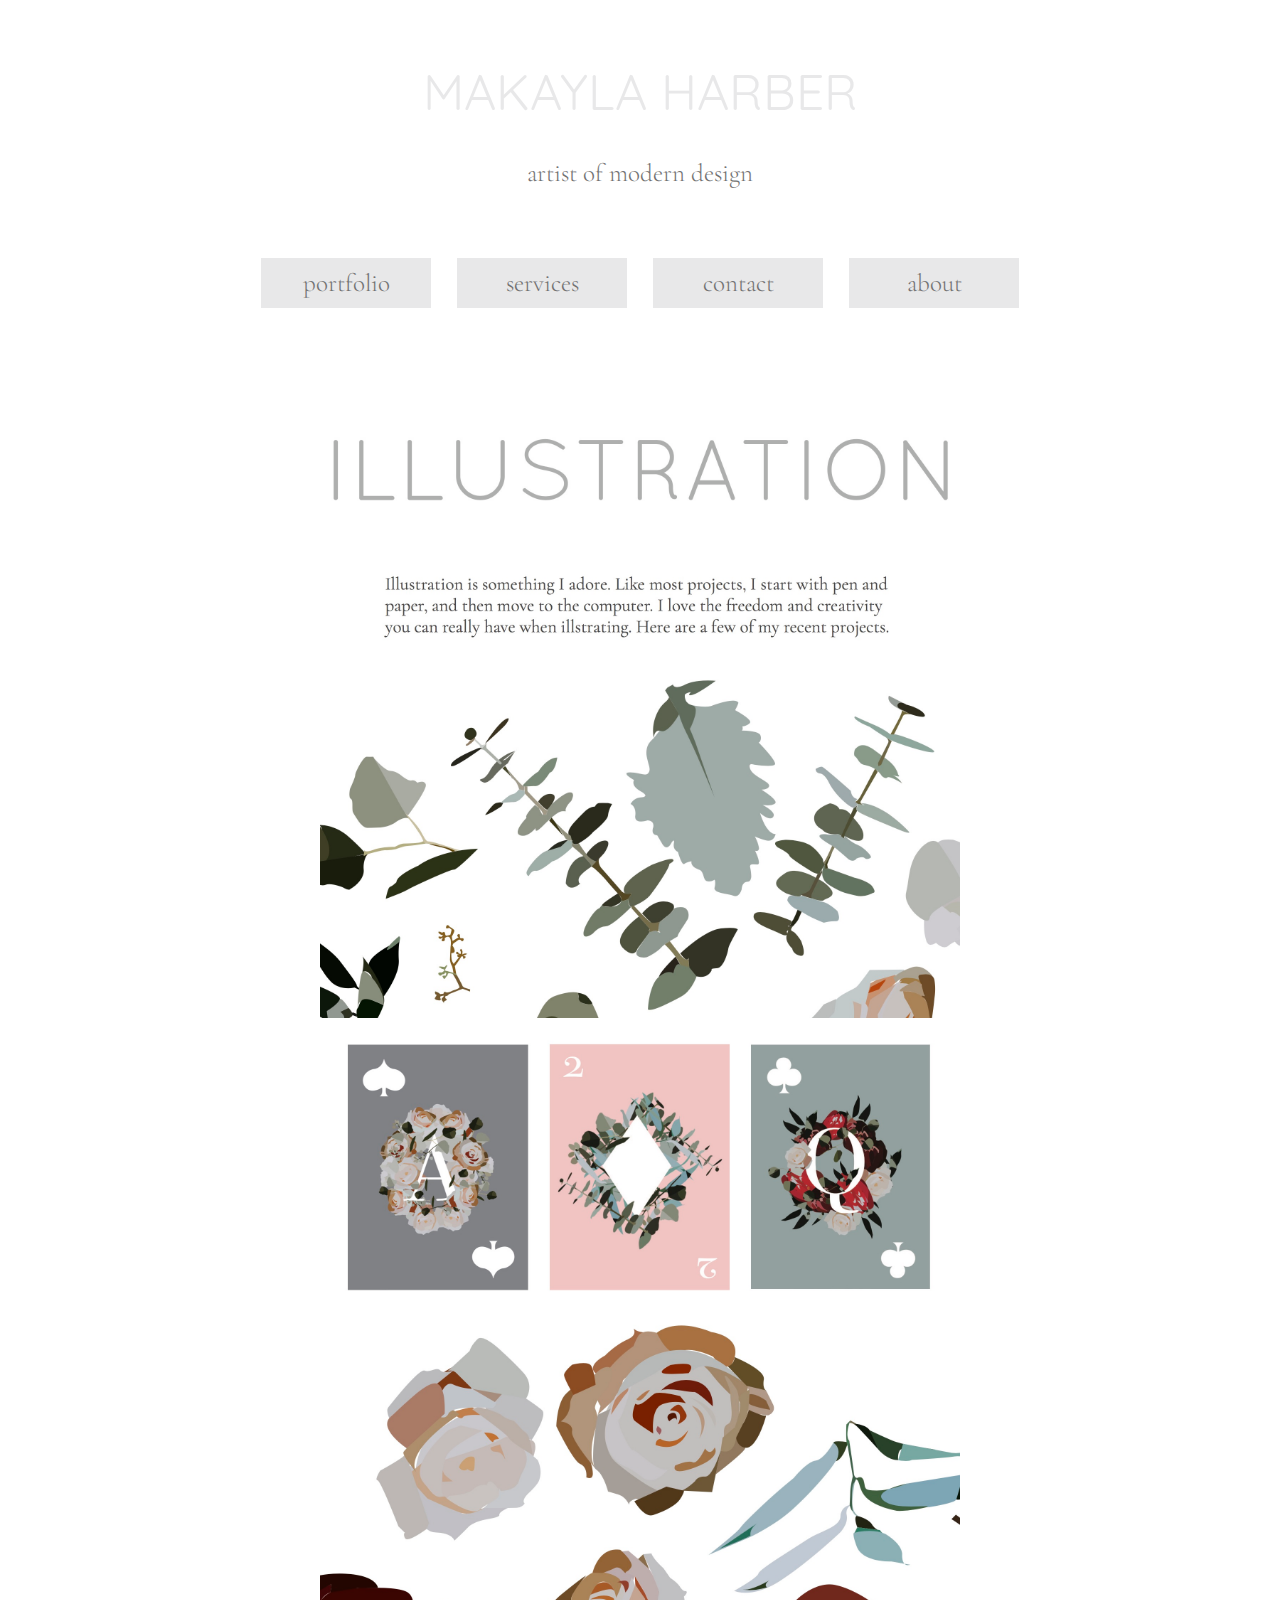
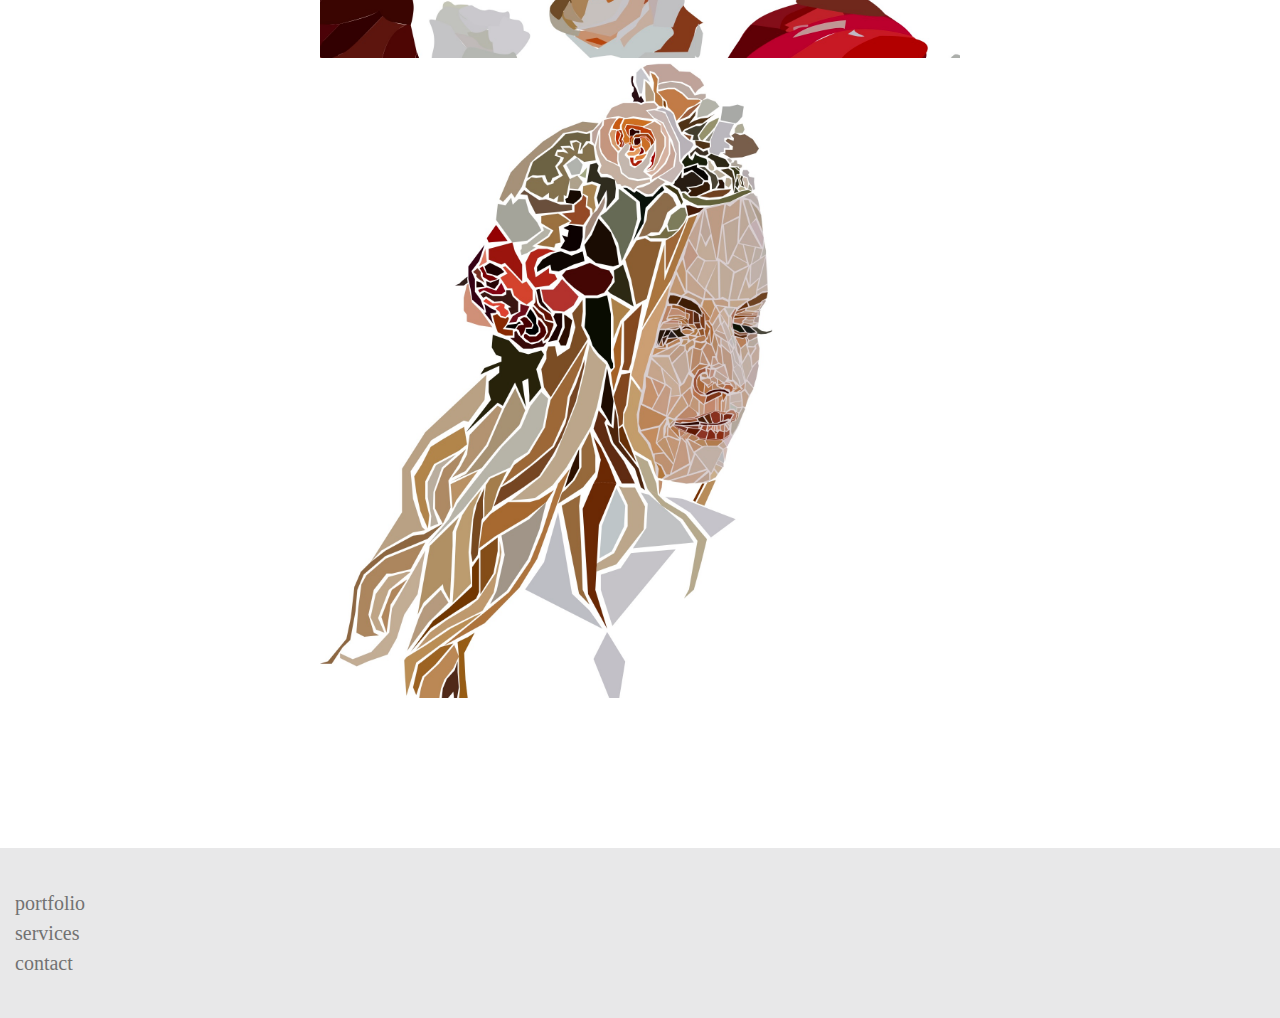
<file: Print.html>
<!DOCTYPE html>
<html lang="em">
<head>

<meta name="viewport" content="width=device-width,initial-scale=1,maximum-scale=1,user-scalable=no">
<meta http-equiv="X-UA-Compatible" content="IE=edge,chrome=1">
<meta name="HandheldFriendly" content="true">

<link href="https://fonts.googleapis.com/css?family=Quicksand" rel="stylesheet">
<link href="https://fonts.googleapis.com/css?family=Cormorant+Garamond|Quicksand" rel="stylesheet">

<link rel="stylesheet" href="OwlCarousel2-2.2.1/dist/assets/owl.carousel.min.css">
<link rel="stylesheet" href="OwlCarousel2-2.2.1/dist/assets/owl.theme.default.min.css">
<link rel="stylesheet" href="main.css" >
    
<link rel="stylesheet" href="media-queries.css">
<title>Makayla Harber</title>
</head>

<body>
<header> MAKAYLA HARBER
 <h4>artist of modern design</h4>
 <nav>
    <div class="width"><a href="portfolio.html">portfolio</a>   </div>
    <div class="width"><a href="investments.html">services</a></div>
    <div class="width"><a href="contact.html">contact</a></div>
    <div class="width"><a href="Index.html">about</a></div>
 </nav> 
</header>
<section>
    <article>
    
     <img class="sizing" src="images/illustration/illustration.jpg">  
     <img class="sizing"  src="images/illustration/lllustration2.jpg"> 
     <img class="sizing"  src="images/illustration/illustration3.jpg"> 
     </article>
     <article>
     
    </article>
</section>
<footer>
 <ul>
 <li><a  href="portfolio.html">portfolio</a>
 </li> 
 <li><a href="investments.html">services</a></li>
 <li><a href="contact.html">contact</a></li>
</ul>

</footer>  
</body>
</file>
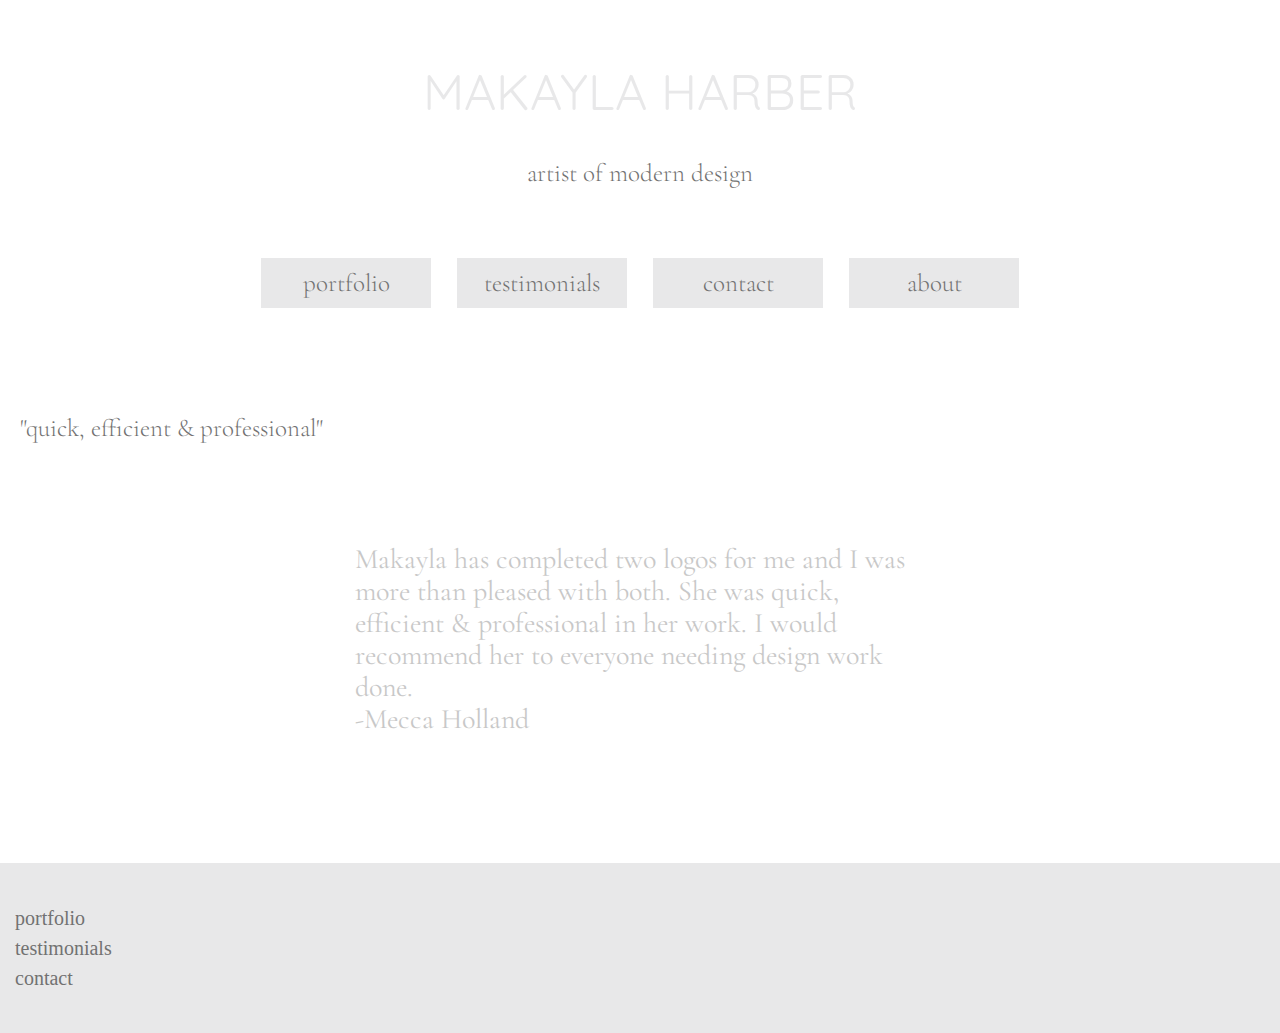
<file: testimonials.html>
<!DOCTYPE html>
<html lang="em">
<head>
<link rel="stylesheet" href="main.css" >
<link href="portfolio.html" >
<link href="testimonials.html" >
<link href="contact.html" >
<link href="blog.html" >
<link href="https://fonts.googleapis.com/css?family=Quicksand" rel="stylesheet">
<link href="https://fonts.googleapis.com/css?family=Cormorant+Garamond|Quicksand" rel="stylesheet">
 
<link rel="stylesheet" href="media-queries.css">
<title>Makayla Cline</title>
</head>

<body>
<header> MAKAYLA HARBER
 <h4>artist of modern design</h4>
 <nav>
    <div class="width"><a href="portfolio.html">portfolio</a>   </div>
    <div class="width"><a href="testimonials.html">testimonials</a></div>
    <div class="width"><a href="contact.html">contact</a></div>
    <div class="width"><a href="Index.html">about</a></div>
 </nav> 
</header>
  <section>
      <article>
      <h4>"quick, efficient & professional"</h4>
  <p>Makayla has completed two logos for me and I was more than pleased with both. She was quick, efficient & professional in her work. I would recommend her to everyone needing design work done.<br> -Mecca Holland  </p>
  </article>
 
  </section>
<footer>
 <ul>
 <li><a  href="portfolio.html">portfolio</a>
 </li> 
 <li><a href="testimonials.html">testimonials</a></li>
 <li><a href="contact.html">contact</a></li>
</ul>
</footer>
</body>
</header>
</file>
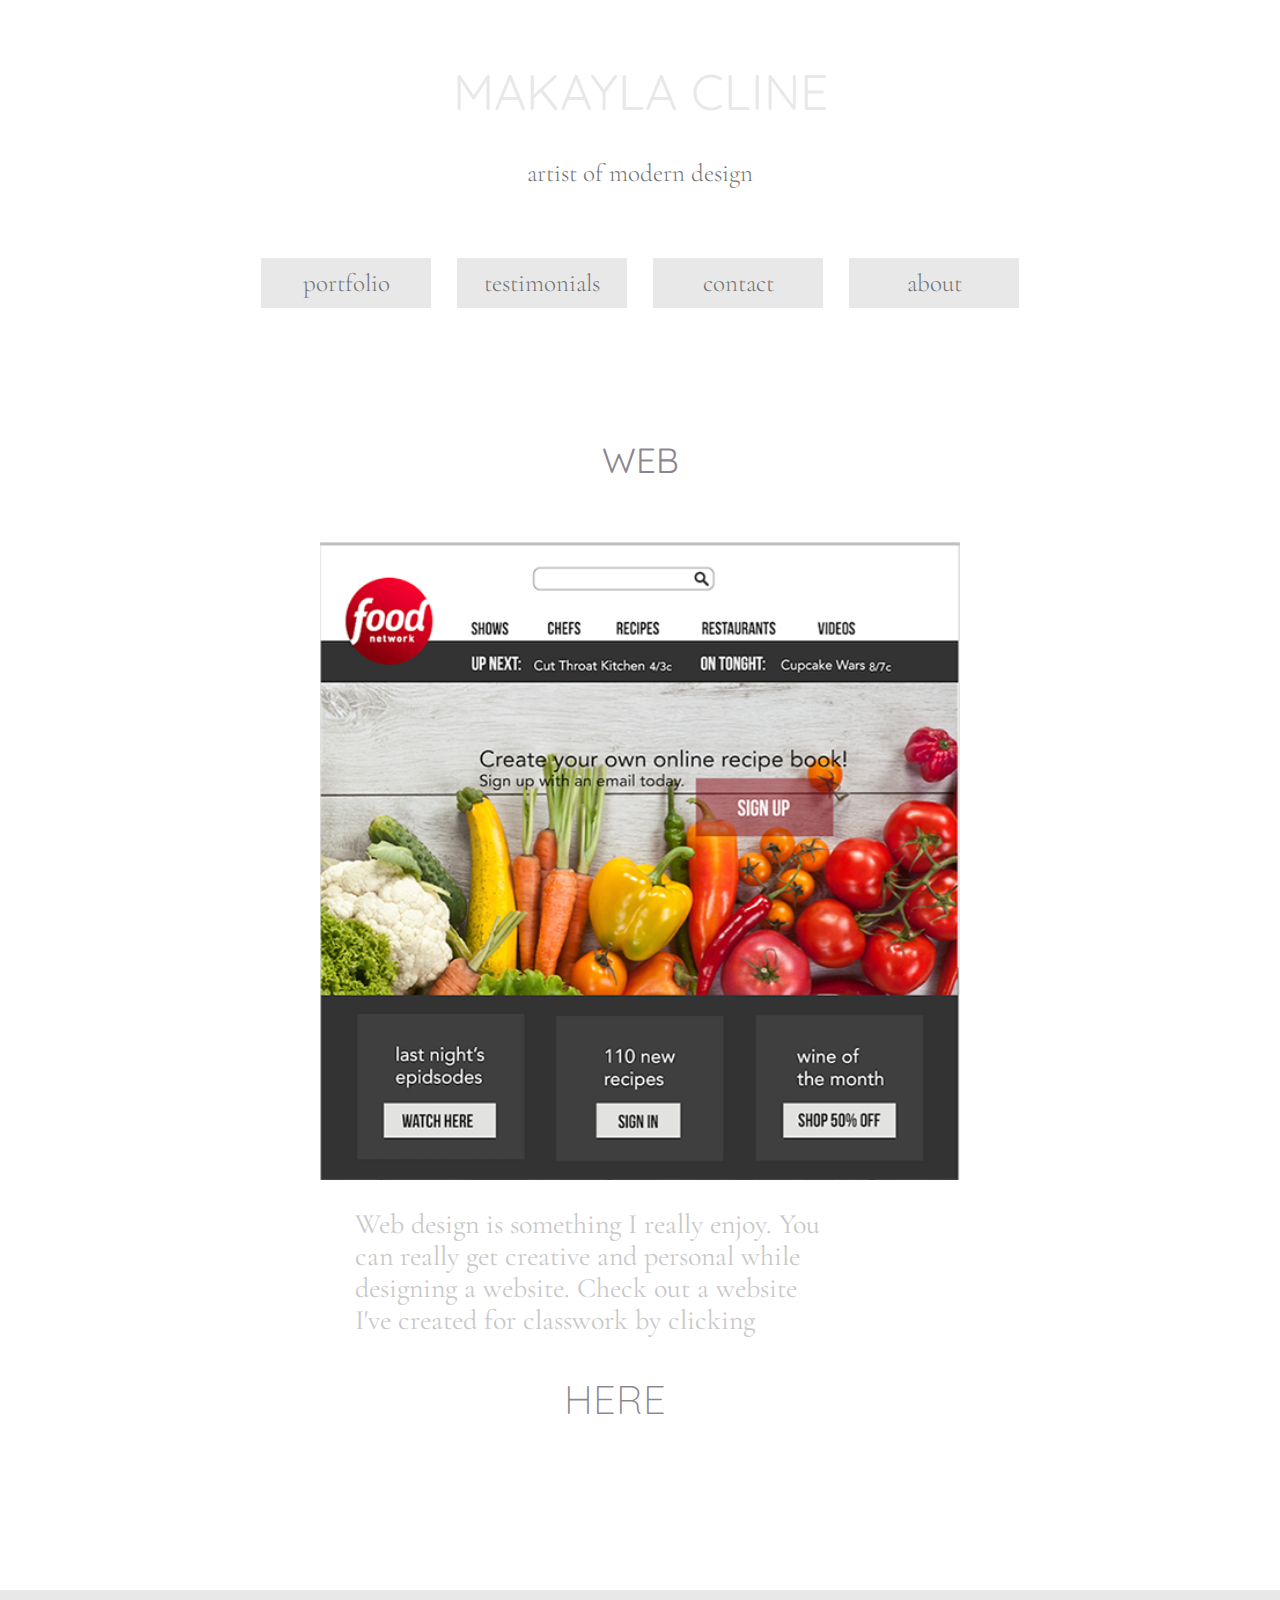
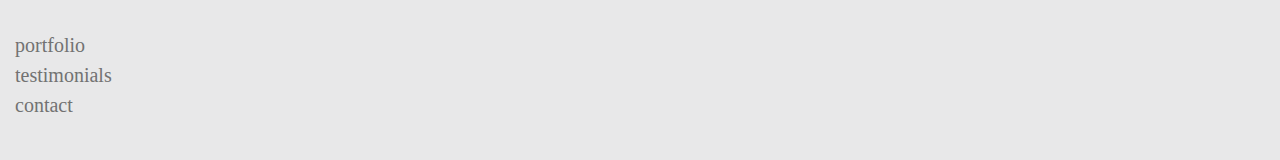
<file: Web.html>
<!DOCTYPE html>
<html lang="em">
<head>


<link href="https://fonts.googleapis.com/css?family=Quicksand" rel="stylesheet">
<link href="https://fonts.googleapis.com/css?family=Cormorant+Garamond|Quicksand" rel="stylesheet">

<link rel="stylesheet" href="OwlCarousel2-2.2.1/dist/assets/owl.carousel.min.css">
<link rel="stylesheet" href="OwlCarousel2-2.2.1/dist/assets/owl.theme.default.min.css">
<link rel="stylesheet" href="main.css" >
    
<link rel="stylesheet" href="media-queries.css">
<title>Makayla Cline</title>
</head>

<body>
<header> MAKAYLA CLINE
 <h4>artist of modern design</h4>
 <nav>
    <div class="width"><a href="portfolio.html">portfolio</a>   </div>
    <div class="width"><a href="testimonials.html">testimonials</a></div>
    <div class="width"><a href="contact.html">contact</a></div>
    <div class="width"><a href="Index.html" >about</a></div>
 </nav> 
</header>
<section>
    <article>
    <header class="smallhead">WEB</header>
     <img class="small" src="images/Web.png">
     <p class="">Web design is something I really enjoy. You can really get creative and personal while designing a website. Check out a website I've created for classwork by clicking<a class="norm"  href="https://makaylacline.github.io/homegrownhoney/" target="_blank"><h2>HERE</h2></a></p>
    </article>
</section>
<footer>
 <ul>
 <li><a  href="portfolio.html">portfolio</a>
 </li> 
 <li><a href="testimonials.html">testimonials</a></li>
 <li><a href="contact.html">contact</a></li>
</ul>

</footer>  
</body>
</file>
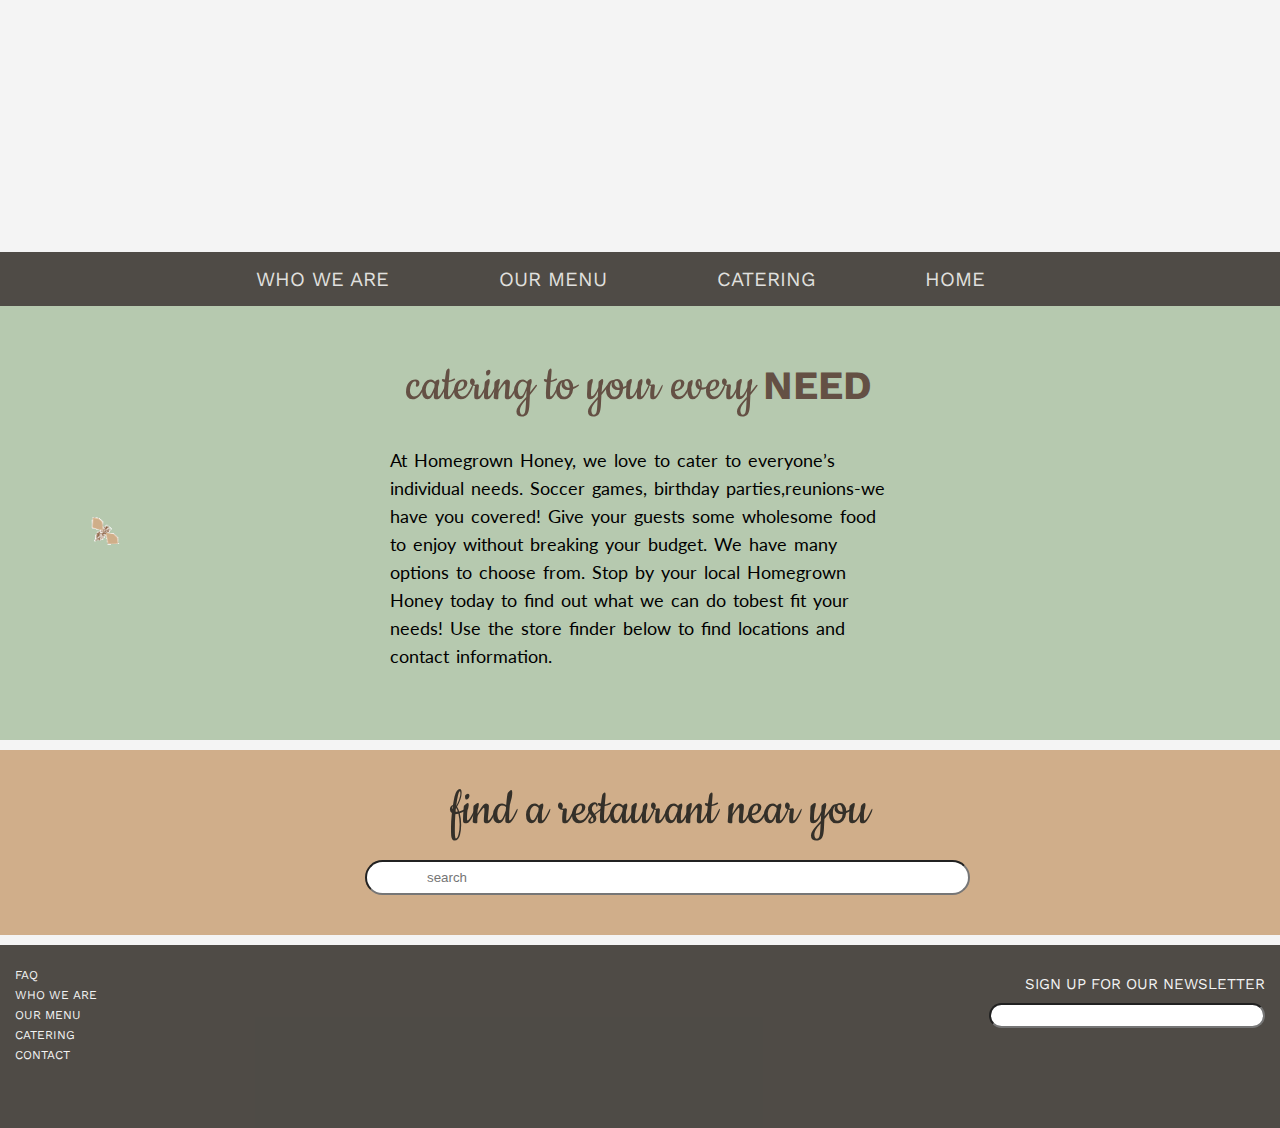
<file: images/Web/hgROOT/catering.html>
<!DOCTYPE html>
<html lang="em">
<head>
<title>Homegrown Honey</title>   
 
<link href="https://fonts.googleapis.com/css?family=Cookie|Julius+Sans+One" rel="stylesheet">
<!--main css -->
<link href="style.css" rel="stylesheet" type="text/css">

<link href="media-queries.css" rel="stylesheet" type="text/css">

<link href="https://fonts.googleapis.com/css?family=Roboto:100" rel="stylesheet">
    
<link href="https://fonts.googleapis.com/css?family=Roboto:100|Work+Sans:200" rel="stylesheet">

<link href="https://fonts.googleapis.com/css?family=Lato:300" rel="stylesheet">
    
    <link href="media-queries.css">

<!-- [if space lt IE 9]> 
<script src="http://css3-mediaqueries-js.googlecode.com/svn/trunk/css3-mediaqueries.js"></script>
<! [end if]-->
    
    
<meta name="viewport" content="width=device-width; initial-scale=1.0"> 

</head>

<body>
  <header>
<!--
      <section class="logo">
    <img src="images/headerlogo.png" alt="photo of logo">
      </section>
-->
   <section>
    <img class="GIF" src="images/hghlogotransparent.gif" alt="logo" >   
   </section>
    <nav>
     <a class="push-left" href="whoweare.html">who we are</a>
     <a class="push-left" href="ourmenu.html">our menu</a>
     <a class="push-right" class="active" href="catering.html">catering</a>
    <a class="push-right" href="index.html">home</a>
    </nav>
    </header>
<section class="mid-c">
 <header class="weare">catering to your every <h6 class="space">need</h6></header> 
 <p>At Homegrown Honey, we love to cater to everyone’s individual needs. Soccer games, birthday parties,reunions-we have you covered! Give your guests some wholesome food to enjoy without breaking your budget. We have many options to choose from. Stop by your local Homegrown Honey today to find out what we can do tobest fit your needs! Use the store finder below to find locations and contact information.</p>
</section>
<section class="search">
<h1 class="h1">find a restaurant near you</h1>
    <div class="flexsearch"></div>
    <div class="flexsearch--wrapper"></div>
    <form class="flexsearch--form" action="#" method="post"></form>
<div class="flexsearch--input-wrapper"></div>
    <input class="flexsearch--input" type="search" placeholder="search">
    </section>
<footer>
    <ul>
      <li>faq</li>
      <li><a href="whoweare.html"></a>who we are</li>
      <li><a href="ourmenu.html"></a>our menu</li>
      <li><a href="catering.html"></a>catering</li>
      <li><a href="contact.html"></a>contact</li>
    </ul>
  <form>
  sign up for our newsletter <br>
  <input 
    
      type="text" name="firstname"><br>
  </form>  
</footer>
</file>
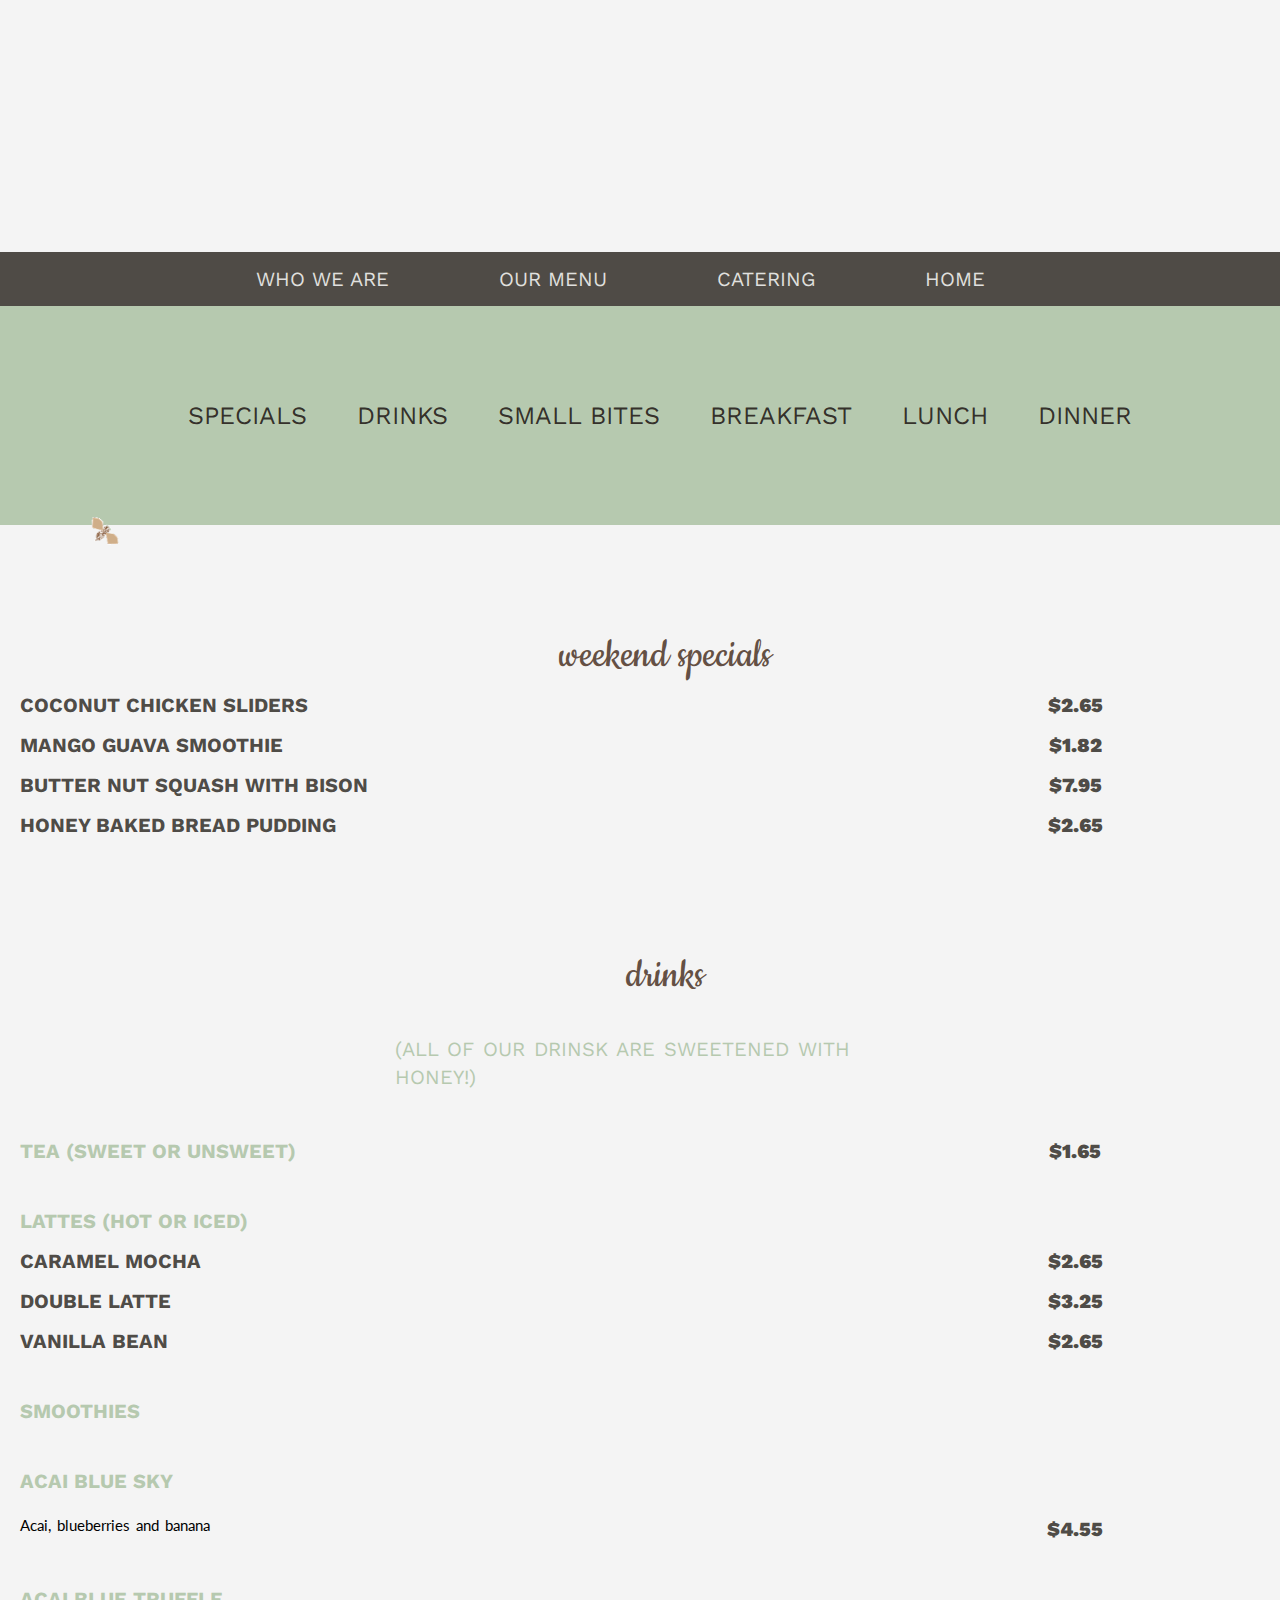
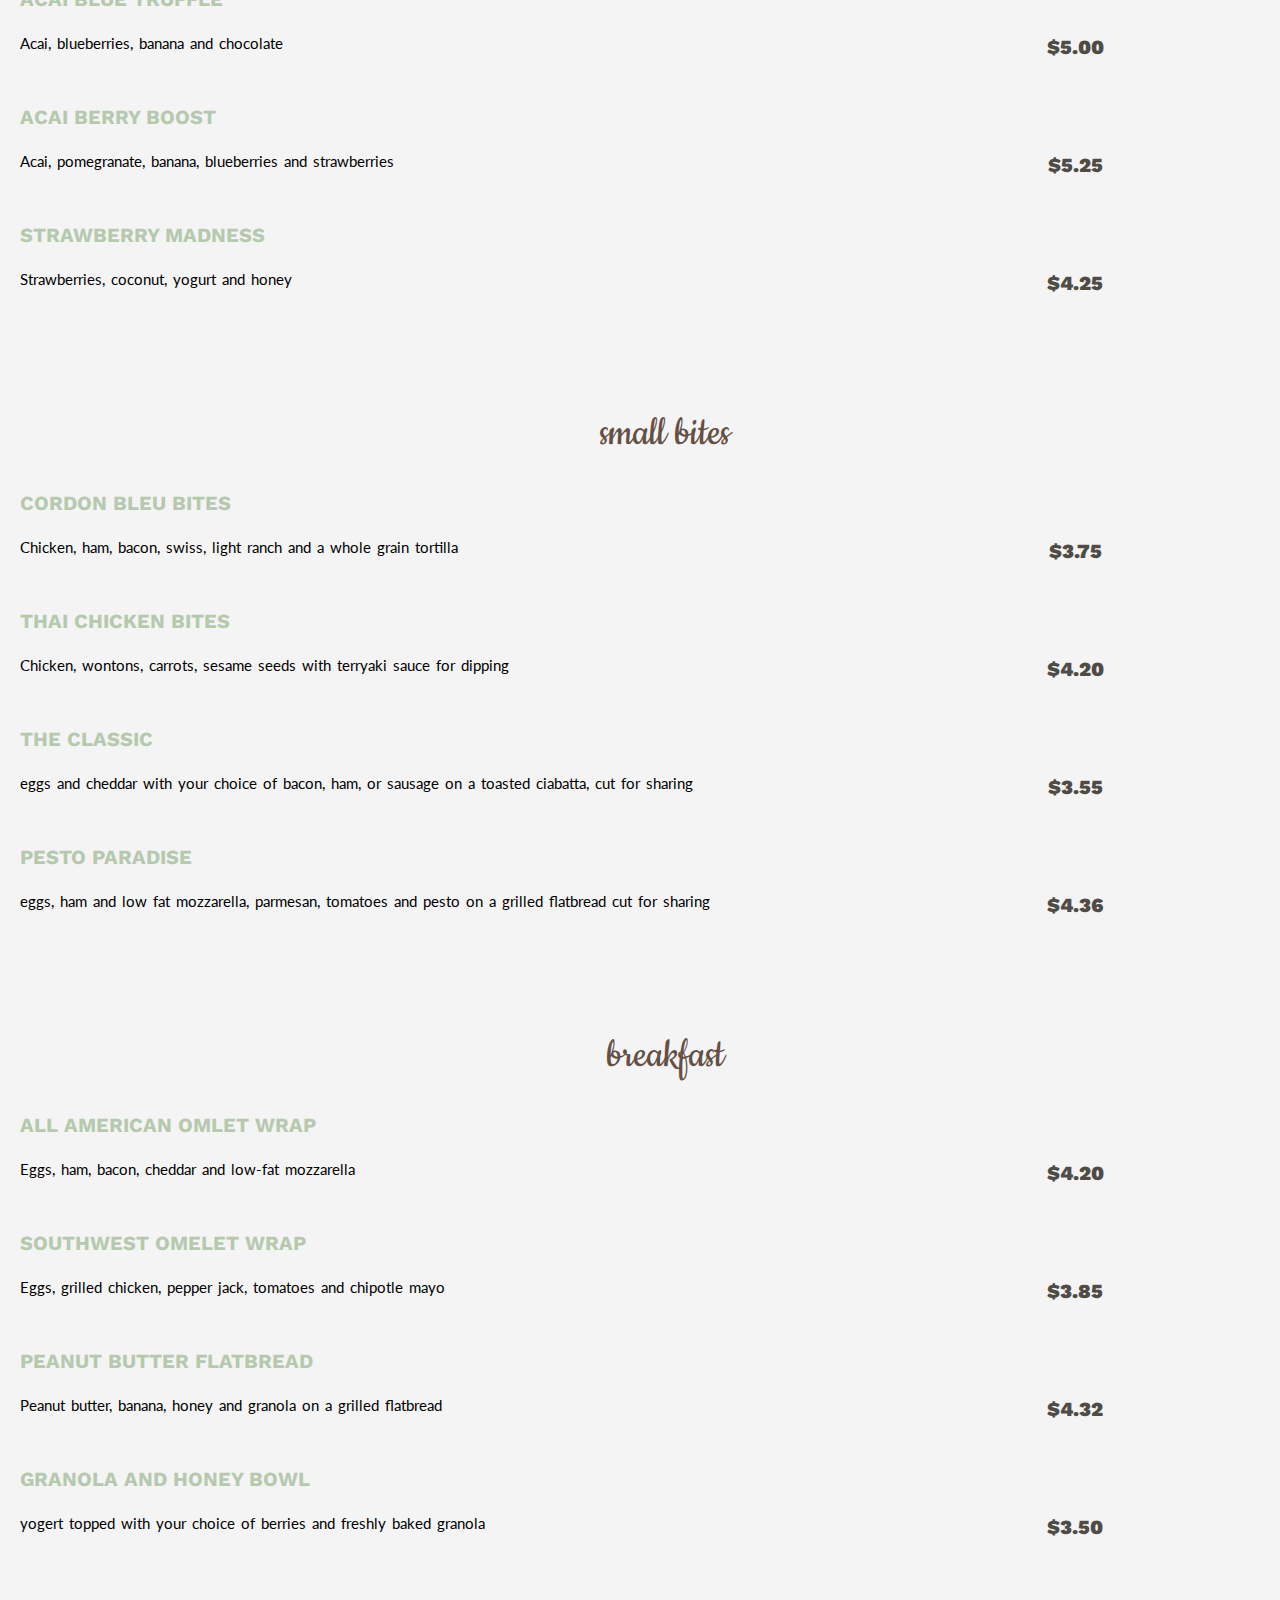
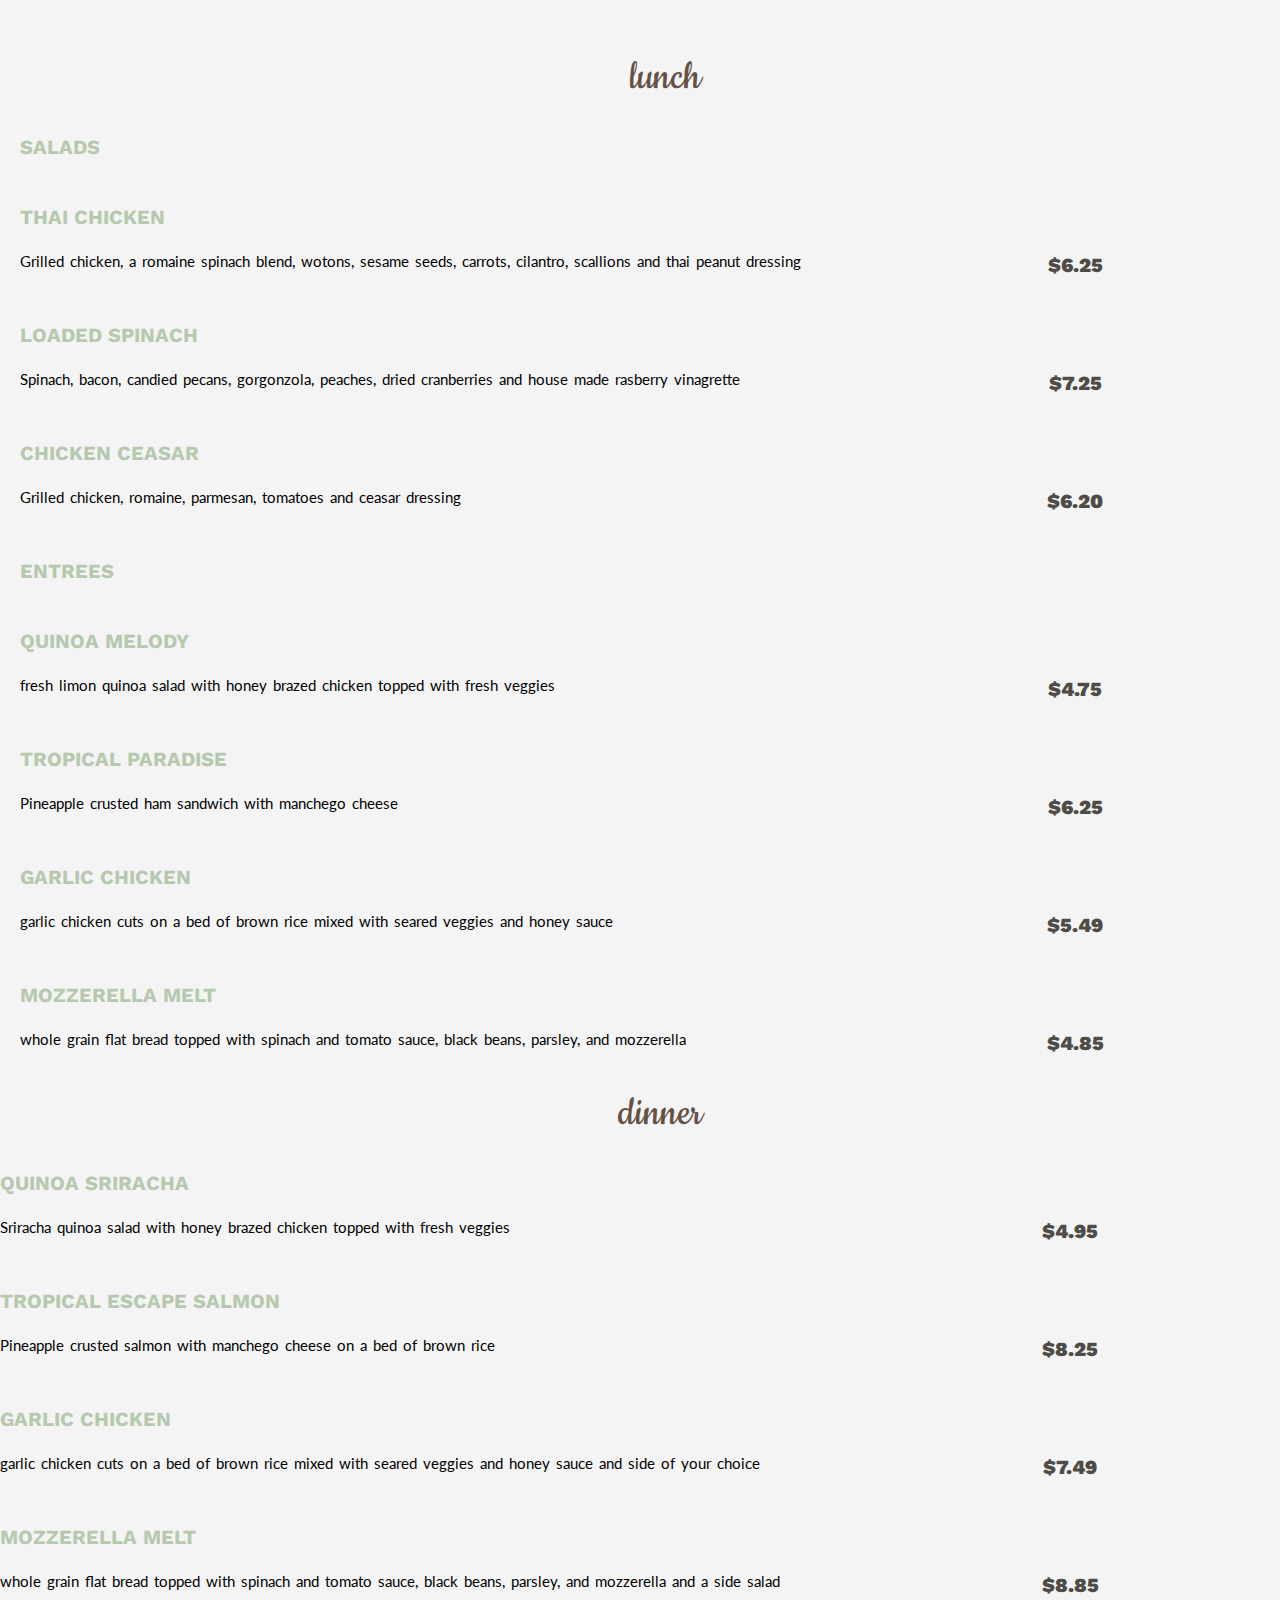
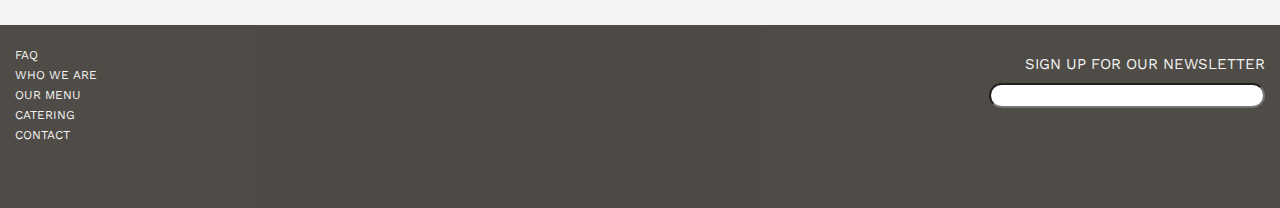
<file: images/Web/hgROOT/ourmenu.html>
<!DOCTYPE html>
<html lang="em">
<head>
<title>Homegrown Honey</title>   
 
<link href="https://fonts.googleapis.com/css?family=Cookie|Julius+Sans+One" rel="stylesheet">
<!--main css -->
<link href="style.css" rel="stylesheet" type="text/css">

<link href="media-queries.css" rel="stylesheet" type="text/css">

<link href="https://fonts.googleapis.com/css?family=Roboto:100" rel="stylesheet">
    
<link href="https://fonts.googleapis.com/css?family=Roboto:100|Work+Sans:200" rel="stylesheet">

<link href="https://fonts.googleapis.com/css?family=Lato:300" rel="stylesheet">
    
    <link href="media-queries.css">

<!-- [if space lt IE 9]> 
<script src="http://css3-mediaqueries-js.googlecode.com/svn/trunk/css3-mediaqueries.js"></script>
<! [end if]-->
    
    
<meta name="viewport" content="width=device-width; initial-scale=1.0"> 

</head>

<body>
  <header>
<!--
      <section class="logo">
    <img src="images/headerlogo.png" alt="photo of logo">
      </section>
-->
   <section>
    <img class="GIF" src="images/hghlogotransparent.gif" alt="logo" >   
   </section>
    <nav>
     <a class="push-left" href="whoweare.html">who we are</a>
     <a class="push-left" class="active" href="ourmenu.html">our menu</a>
     <a class="push-right" href="catering.html">catering</a>
    <a class="push-right" href="index.html">home</a>
    </nav>
    </header>
<section class="menu">
    <a class="mu" href="#top">specials</a>
    <a class="mu" href="#topd">drinks</a>
    <a class="mu" href="#middle">small bites</a>
    <a class="mu" href="#middleb">breakfast</a>
    <a class="mu" href="#bottom">lunch</a>
    <a class="mu" href="#bottomd">dinner</a>
    <a name=“top”></a>
</section>
<sectio.n>
    <article class="box">
        <a class="large" name="top">weekend specials</a>
        <h3 class="title">Coconut chicken sliders</h3>
            <h6 class="costr">$2.65</h6>
        <h3 class="title">mango guava smoothie</h3>
            <h6 class="costr">$1.82</h6>
        <h3 class="title">butter nut squash with bison </h3>
            <h6 class="costr">$7.95</h6>
        <h3 class="title">honey baked bread pudding</h3>
            <h6 class="costr">$2.65</h6>
    </article>
    <article class="box">
        <a class="large" name="topd">drinks</a>
        <p class="det">(All of our drinsk are sweetened with honey!)</p>
        <h2 class="det">tea (sweet or unsweet)</h2>
            <h6 class="costr">$1.65</h6>
        <h2 class="det">lattes (hot or iced)</h2>
        <h3 class="title">Caramel Mocha</h3>
            <h6 class="costr">$2.65</h6>
        <h3 class="title">Double Latte</h3>
            <h6 class="costr">$3.25</h6>
        <h3 class="title">Vanilla Bean</h3>
            <h6 class="costr">$2.65</h6>
        <h2 class="det">smoothies</h2>
        <h2 class="det">acai blue sky</h2>
        <p class="dec">Acai, blueberries and banana</p>
            <h6 class="cost">$4.55</h6>
        <h2 class="det">acai blue truffle</h2>
        <p class="dec">Acai, blueberries, banana and chocolate</p>
            <h6 class="cost">$5.00</h6>
        <h2 class="det">acai berry boost</h2>
        <p class="dec">Acai, pomegranate, banana, blueberries and strawberries</p>
            <h6 class="cost">$5.25</h6>
        <h2 class="det">strawberry madness</h2>
        <p class="dec">Strawberries, coconut, yogurt and honey</p>
            <h6 class="cost">$4.25</h6>
    </article>
    <article class="box">
        <a class="large" name="middle">small bites</a>
        <h2 class="det">cordon bleu bites</h2>
        <p class="dec">Chicken, ham, bacon, swiss, light ranch and a whole grain tortilla</p>
            <h6 class="cost">$3.75</h6>
        <h2 class="det">thai chicken bites</h2>
        <p class="dec">Chicken, wontons, carrots, sesame seeds with terryaki sauce for dipping</p>
            <h6 class="cost">$4.20</h6>
        <h2 class="det">the classic</h2>
        <p class="dec">eggs and cheddar with your choice of bacon, ham, or sausage on a toasted ciabatta, cut for sharing</p>
            <h6 class="cost">$3.55</h6>
        <h2 class="det">pesto paradise</h2>
        <p class="dec">eggs, ham and low fat mozzarella, parmesan, tomatoes and pesto on a grilled flatbread cut for sharing</p>
            <h6 class="cost">$4.36</h6>
    </article>
    <article class="box">
     <a class="large" name="middleb">breakfast</a>
        <h2 class="det">all american omlet wrap</h2>
        <p class="dec">Eggs, ham, bacon, cheddar and low-fat mozzarella</p>
            <h6 class="cost">$4.20</h6>
        <h2 class="det">southwest omelet wrap</h2>
        <p class="dec">Eggs, grilled chicken, pepper jack, tomatoes and chipotle mayo</p>
            <h6 class="cost">$3.85</h6>
        <h2 class="det">peanut butter flatbread</h2>
        <p class="dec">Peanut butter, banana, honey and granola on a grilled flatbread</p>
            <h6 class="cost">$4.32</h6>
        <h2 class="det"> granola and honey bowl</h2>
        <p class="dec">yogert topped with your choice of berries and freshly baked granola</p>
            <h6 class="cost">$3.50</h6>
    </article>
    <article class="box">
    <a class="large" name="bottom">lunch</a>
        <h2 class="det">salads</h2>
        <h2 class="det">thai chicken</h2>
        <p class="dec">Grilled chicken, a romaine spinach blend, wotons, sesame seeds, carrots, cilantro, scallions and thai peanut dressing</p>
            <h6 class="cost">$6.25</h6>
        <h2 class="det">loaded spinach</h2>
        <p class="dec">Spinach, bacon, candied pecans, gorgonzola, peaches, dried cranberries and house made rasberry vinagrette</p>
            <h6 class="cost">$7.25</h6>
        <h2 class="det">chicken ceasar</h2>
        <p class="dec">Grilled chicken, romaine, parmesan, tomatoes and ceasar dressing</p>
            <h6 class="cost">$6.20</h6>
        <h2 class="det">entrees</h2>
        <h2 class="det">quinoa melody</h2>
        <p class="dec">fresh limon quinoa salad with honey brazed chicken topped with fresh veggies</p>
            <h6 class="cost">$4.75</h6>
        <h2 class="det">tropical paradise</h2>
        <p class="dec">Pineapple crusted ham sandwich with manchego cheese</p>
            <h6 class="cost">$6.25</h6>
        <h2 class="det">garlic chicken</h2>
        <p class="dec">garlic chicken cuts on a bed of brown rice mixed with seared veggies and honey sauce</p>
            <h6 class="cost">$5.49</h6>
        <h2 class="det">mozzerella melt</h2>
        <p class="dec">whole grain flat bread topped with spinach and tomato sauce, black beans, parsley, and mozzerella</p>
            <h6 class="cost">$4.85</h6>
    </article>
    <artilcle class="box">
    <a class="large" name="bottomd">dinner</a>
        <h2 class="det">quinoa sriracha</h2>
        <p class="dec">Sriracha quinoa salad with honey brazed chicken topped with fresh veggies</p>
            <h6 class="cost">$4.95</h6>
        <h2 class="det">tropical escape salmon</h2>
        <p class="dec">Pineapple crusted salmon with manchego cheese on a bed of brown rice</p>
            <h6 class="cost">$8.25</h6>
        <h2 class="det">garlic chicken</h2>
        <p class="dec">garlic chicken cuts on a bed of brown rice mixed with seared veggies and honey sauce and side of your choice</p>
            <h6 class="cost">$7.49</h6>
        <h2 class="det">mozzerella melt</h2>
        <p class="dec">whole grain flat bread topped with spinach and tomato sauce, black beans, parsley, and mozzerella and a side salad</p>
            <h6 class="cost">$8.85</h6>
    </artilcle>
</section>
</body>
<footer>
    <ul>
      <li>faq</li>
      <li><a href="whoweare.html"></a>who we are</li>
      <li><a href="ourmenu.html"></a>our menu</li>
      <li><a href="catering.html"></a>catering</li>
      <li><a href="contact.html"></a>contact</li>
    </ul>
  <form>
  sign up for our newsletter <br>
  <input type="text" name="firstname"><br>
  </form>  
</footer>
</file>
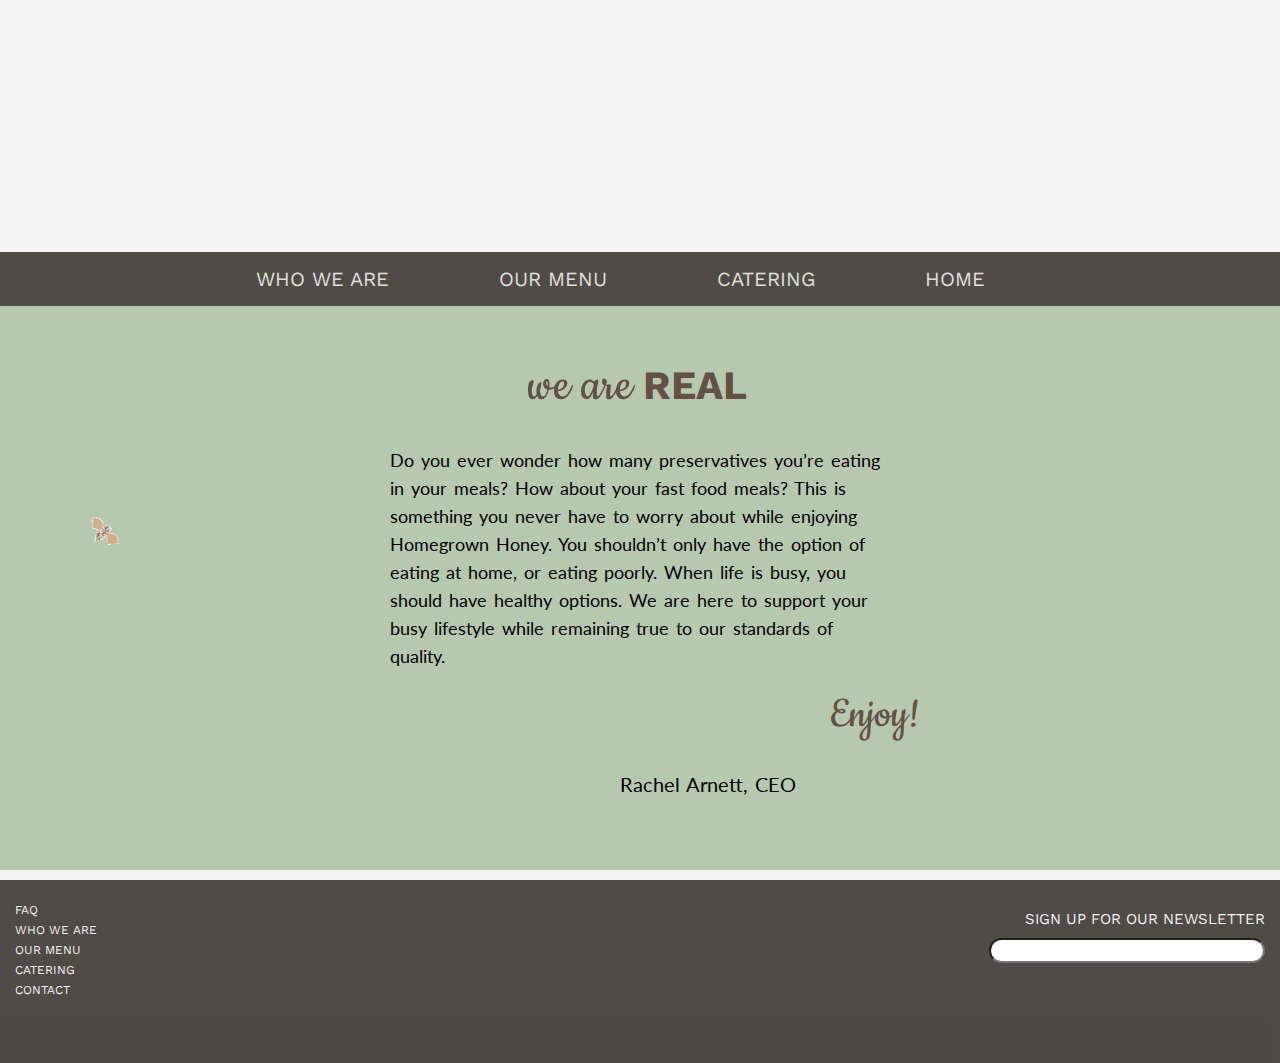
<file: images/Web/hgROOT/whoweare.html>
<!DOCTYPE html>
<html lang="em">
<head>
<title>Homegrown Honey</title>   
 
<link href="https://fonts.googleapis.com/css?family=Cookie|Julius+Sans+One" rel="stylesheet">
<!--main css -->
<link href="style.css" rel="stylesheet" type="text/css">

<link href="media-queries.css" rel="stylesheet" type="text/css">

<link href="https://fonts.googleapis.com/css?family=Roboto:100" rel="stylesheet">
    
<link href="https://fonts.googleapis.com/css?family=Roboto:100|Work+Sans:200" rel="stylesheet">

<link href="https://fonts.googleapis.com/css?family=Lato:300" rel="stylesheet">

    <link href="media-queries.css"> 
    
<!-- [if space lt IE 9]> 
<script src="http://css3-mediaqueries-js.googlecode.com/svn/trunk/css3-mediaqueries.js"></script>
<! [end if]-->
    
    
<meta name="viewport" content="width=device-width; initial-scale=1.0"> 

</head>

<body>
  <header>
<!--
      <section class="logo">
    <img src="images/headerlogo.png" alt="photo of logo">
      </section>
-->
   <section>
    <img class="GIF" src="images/hghlogotransparent.gif" alt="logo" >   
   </section>
    <nav>
     <a class="push-left" class="active" href="whoweare.html">who we are</a>
     <a class="push-left" href="ourmenu.html">our menu</a>
     <a class="push-right" href="catering.html">catering</a>
     <a class="push-right" href="index.html">home</a>
    </nav>
    </header>
<section class="mid">
    <header class="weare">we are <h6 class="left">real</h6></header>
    <p class="real">Do you ever wonder how many preservatives you’re eating in your meals? How about your fast food meals? This is something you never have to worry about while enjoying Homegrown Honey. You shouldn’t only have the option of eating at home, or eating poorly. When life is busy, you should have healthy options. We are here to support your busy lifestyle while remaining true to our standards of quality. </p>
    <h4 class="dif">Enjoy!</h4>
    <p class="sig">Rachel Arnett, CEO</p>
</section>
<footer>
    <ul>
      <li>faq</li>
      <li><a href="whoweare.html"></a>who we are</li>
      <li><a href="ourmenu.html"></a>our menu</li>
      <li><a href="catering.html"></a>catering</li>
      <li><a href="contact.html"></a>contact</li>
    </ul>
  <form>
  sign up for our newsletter <br>
  <input type="text" name="firstname"><br>
  </form>  
</footer>
</file>
<file: main.css>
body {
    margin: 0;
    padding: 0;
}

/***********************************************HEADER******************************************************************/

header {
    font-family: 'Quicksand', sans-serif;
    font-size: 50px;
    text-align: center;
    color: rgba(188,190,192,.35);
    padding: 60px 20px 60px 20px;
}
h4 {
    font-family: 'Quicksand', sans-serif;
    font-family: 'Cormorant Garamond', serif;
    font-size: 25px;
    color: rgb(114,114,114);
    margin: 5px 20px 100px 20px;
    font-weight: 100;
    padding-top: 30px;
}

nav {
    font-family: 'Quicksand', sans-serif;
    font-family: 'Cormorant Garamond', serif;
    font-size: 25px;
    font-weight: 100;
    margin-top: -40px;
    text-align: center;
    justify-content: center;
    
}

nav a {
    text-decoration: none;
    color: rgb(114,114,114);
    margin: auto;
}

.width {
    width: 170px;
    height: 50px;
    box-sizing: border-box;
    background-color: rgba(188,190,192,.35);
    display: inline-flex;
    margin: 10px;
    justify-content: center;
    
}

.padding {
    padding: 10px 40px;
}
.paddingl {
    padding: 10px 45px;
}
.paddingll {
    padding: 10px 60px;
}

a:hover {
color:white;
}

/***********************************************BODY******************************************************************/

article {
    padding-bottom: 50px;

}
.flex {
    display: flex;
    justify-content: center;
    width: 50%;
    height: 100%;
}

p {
    font-family: 'Cormorant Garamond', serif;
    color:rgb(200,200,200);
    font-size: 28px;
    width: 570px;
    font-weight:50px;
    text-align: left;
    margin-left: auto;
    margin-right: auto;
    display: flex;
    justify-content: center;
    line-height: 32px
}

.up {
    margin-left: auto;
    margin-right: auto;
    margin-top: -330px;
    background-color:rgba(80,72,85,.66);
    position:relative;
    width: 800px;

}

.move {
    margin-top: -100px;
}

.down {
    font-size: 30px;
    margin-top: 280px;
    background-color:rgba(80,72,85,.66);
    
}

.down2 {
    font-size: 30px;
    background-color:rgba(80,72,85,.66);
    margin-top: 70px;
}

h2{
   font-family: 'Quicksand', sans-serif;
    text-align: center;
    color:rgb(200,200,200);
    padding: 10px;
    width: 300px;
    margin-right: auto;
    margin-left: auto;
    font-weight: 100;
}

.space {
    margin-top: 60px;
}

.Face {
    margin-right: auto;
    margin-left: auto;
    display: flex;
    padding-right: 175px;
    
}

.insta {
    margin-right: auto;
    margin-left: auto;
     display: flex;
    justify-content: center;
    margin-top: -72px;
    z-index: 100;
    position: relative;
}

.twitter {
    margin-right: auto;
    margin-left: auto;
     display: flex;
    margin-top: -75px;
    padding-left: 175px;
}

.scoot {
    margin-top: 60px;
}

a {
    text-decoration: none;
}

h2:hover {
    color: white;
}

.small {
    text-align: left;
    margin-left: auto;
    margin-right: auto;
    display: flex;
    justify-content: center;
    width: 500px;
}

.spacingissue {
    margin-top: -85px;
}

/**********************************************PORTFOLIO******************************************************************/

.container {
  position: relative;
  width:100%;
  height: 300px;
}


.overlay {
  position: absolute;
  top: 0;
  bottom: 0;
  left: 0;
  right: 0;
  height: 100%;
  width: 100%;
  opacity: 0;
  transition: .5s ease;
  background-color: rgba(80,72,85,.66);
}

.bigger {
    font-size: 40px;
    padding-left:0;
}

/*
.cs {
  opacity: 1;
}
*/

.container:hover .overlay {
  opacity: 1;
}

.text {
  font-family: 'Quicksand', sans-serif;
  color: white;
  font-size: 25px;
  position: absolute;
  top: 50%;
  left: 50%;
  transform: translate(-50%, -50%);
  -ms-transform: translate(-50%, -50%);
}

.small {
    width: 50%;
}

.smallx {
    width: 20%;
}

.smallxx {
    width: 8%;
    margin-left: 80px;
}

.smalltext{
    font-size: 25px;
    display: flex;
    justify-content: center;
}

.smallhead{
    font-size: 35px;
color:rgba(80,72,85,.66);
}

.column-left { 
    float: left; width: 33%; 
}

.column-right { 
    float: right; width: 33%; 
}

.column-center { 
    display: inline-block; width: 33%; 
}

.bottom {
   margin-right:auto;
   margin-left: auto;
   width: 600px;
   display:flex;
   justify-content: center;
}

.center {
   margin-right: auto;
   margin-left: auto;
   padding-bottom: 100px;
   position:relative;
}

.center img {
    padding: 20px;
}

.norm {
   text-decoration:none;
   width: 100%;
   color: rgba(80,72,85,.66);
   margin-left: -50px;
   margin-top: 100px;
   font-size: 40px;
    
}

.webdesign {
    margin-left: 300px;

}

.sizing {
    width: 50%;
    margin-left: auto;
    margin-right: auto;
    display: flex;
    justify-content: center;
}

/**********************************************FOOTER**********************************************************************/

footer {
    background-color: rgba(188,190,192,.35);
    display: flex;
    width: 100%;
    margin-top: 50px;
    position: absolute;
}

ul {
    list-style: none;
    padding-bottom:20px;
    line-height: 20px;
    padding-top: 20px;
    padding-left: 15px;
    font-size: 20px;
    text-align: left;
    line-height: 30px;
}

li {
    text-decoration: none;
    color: aqua;
}


/**********************************************CONTACT**********************************************************************/


@import "compass/css3";

@import url(http://fonts.googleapis.com/css?family=Merriweather);
$red: #e74c3c;

*, 
*:before, 
*:after {
   @include box-sizing(border-box); 
}

/*
html, body {
  background: #f1f1f1;
  font-family: 'Merriweather', sans-serif;
  padding: 1em;
}
*/


form {
   max-width: 600px;
   text-align: center;
   margin: 20px auto;
  
  input, textarea {
     border:0; outline:0;
     padding: 1em;
     @include border-radius(8px);
     display: block;
     width: 100%;
     margin-top: 1em;
     font-family: 'Merriweather', sans-serif;
     @include box-shadow(0 1px 1px rgba(black, 0.1));
     resize: none;
    
    &:focus {
       @include box-shadow(0 0px 2px rgba($red, 1)!important);
    }
  }
  
  #input-submit {
     color: white; 
     background: $red;
     cursor: pointer;
    
    &:hover {
       @include box-shadow(0 1px 1px 1px rgba(#aaa, 0.6)); 
    }
  }
  
  textarea {
      height: 126px;
  }
}


.half {
  float: left;
  width: 100%;
  margin-bottom: 1em;
}

.right { width: 100%; }

.left {
     margin-right: 2%; 
}


@media (max-width: 480px) {
  .half {
     width: 100%; 
     float: none;
     margin-bottom: 0; 
  }
}


/* Clearfix */
.cf:before,
.cf:after {
    content: " "; /* 1 */
    display: table; /* 2 */
}

.cf:after {
    clear: both;
}

/**********************************************CONTACT**********************************************************************/ 

li a {
    text-decoration: none;
    color: rgb(114,114,114);
}
</file>
<file: media-queries.css>
/******************************************MORE THAN 1330***************************************************/

@media screen and (min-width: 1243px) {
    
.up {
    margin-top: -400px;
    padding: 20px;
    width: 50%;
    }  
    
.container {
        height: 400px;
    }
 
.bottom {
     margin-left: 400px;   
    
    }    
    
}


/******************************************MORE THAN 857***************************************************/
@media screen and (min-width: 857px) {
.smalltext {
    padding-top: 50px;
    } 
    .bigger {
        padding-left:0;
        text-align: center;
    }
    .hide {
        display: none;
        
    }
    
}


/******************************************LESS THAN 1021***************************************************/
@media screen and (max-width: 1021px) {
    
nav a {
      font-size: 20px;     
    }    
.width {
        width: 100px;
     }
.smalltext {
        margin-left: 20px;
    }
}

/******************************************LESS THAN 808***************************************************/
@media screen and (max-width: 808px) {
    
 p {
        font-size: 24px;
    }

}




/******************************************LESS THAN 591***************************************************/
@media screen and (max-width: 591px) {
    
p {
        width: 400px;
        height: auto;
    } 
}
    

/******************************************LESS THAN 700***************************************************/
@media screen and (max-width: 1242px) {
    

    
.up {
    margin-top: 20px;
    width: 75%;
    padding: 50px;
    }
.space {
        width: 75%;
    }
}


/******************************************LESS THAN 650***************************************************/
@media screen and (max-width: 1080px) {
    
nav  {
        margin-left: auto;
        margin-right: auto;
        padding: 0;
        justify-content: center;
    }  
    
.width {
        width: 100%;
        margin-left: auto;
        margin-right: auto;
        text-align: center;
        justify-content: center;
    }
    
nav a {
        font-size: 15px;
    }

.smallhead {
        font-size: 20px;
        padding: 20px;
    }
    
.smalltext {
       font-size: 16px;
       justify-content: center;
       width: 50%;
    
        }
    
.down {
    margin-top: 65px;
        
    }
    
.full {
    width: 100%;
    }
    
.bigger {
    text-align: center;
    padding-left: 0;
    }
    
.spacingissue {
    justify-content: center;
    }
    
.hide {
        width: 3px;
        margin-top: -200px;
        text-align: right;
        margin-left: 240px;
        line-height: 28px;
    }
    
    .sizing {
        width: 95%;
    }


}
</file>
<file: images/Web/hgROOT/media-queries.css>
/************************************************************************************
larger than 1362
*************************************************************************************/
@media screen and (min-width:1362px) {
    
    .dif {
        margin-left: -600px;
    }
    
}

/************************************************************************************
smaller than 960
*************************************************************************************/
@media screen and (max-width: 960px){
.mu {
        font-size: 20px;
    }
    
.cost {
        margin-left: 300px;
    }
    
.costr {
        margin-left: 300px;
    }
    
    .dec {
        padding: 20px;
        margin:20px;
    }
}

/************************************************************************************
smaller than 918
*************************************************************************************/

@media screen and (max-width: 918px) {
    
.center{
position:static;
width:100%;
height: 100%;
}
}

/************************************************************************************
smaller than 900
*************************************************************************************/

@media screen and (max-width: 900px) {
    .dec {
        width: 600px;
    }
}
    
 /************************************************************************************
smaller than 880
*************************************************************************************/

@media screen and (max-width:880px)  {
    
    .dif {
        margin-left: -300px;
    }
    
} 
    
/************************************************************************************
smaller than 830
*************************************************************************************/

@media screen and (max-width:830px) {
    nav {
    height: 25px;
    margin-top: -150px;
}

.push-left {
  margin: -10px 0 10px 0;
  padding-top: 10px;
}

.push-right {
    margin: -10px 0 10px 0;
  padding-top: 10px;
}

.GIF { 
  margin-bottom: 30px;
  width: 75%;
  justify-content: flex-start;
  display: flex;
  margin-left: -140px;
}

.mu {
    font-size: 15px;
    }

.dec {
        width: 500px;
    }
}

/************************************************************************************
smaller than 702
*************************************************************************************/

@media screen and (max-width:702px) {
    
    .mu{
        position: static;
        padding:20px;
        align-content: center;
        font-size: 12px;
    }
    
    .menu {
        padding: 20px;
    }
   
    .cost {
        margin-left: 250px;
    }
    
    .costr {
        margin-left: 250px;
    }
    
    .costr {
        margin-left: 250px;
    }
    .dec {
        width: 400px;
    }
    
    .scoot {
        margin-left: 450px;
    }
    
    .left {
         margin-left: 450px;
    }
    
    .dif {
        margin-left: -200px;
    }
    
    .left {
        margin-left: 400px;
    }
    

}

/************************************************************************************
smaller than 630
*************************************************************************************/

@media screen and (max-width:630px) {
    .scoot {
        margin-left: 420px;
    }
    p {
  font-size: 15px;
  line-height: 28px;
  text-align: left;
  margin-top: -60px;
  word-spacing: 2px;
  display: flex;
    }
    
    .left {
        margin-left: 370px;
    }
    
    nav {
        padding: 40px 10px;
    }
    
    .push-left {
        font-size: 15px;
        padding: 20px;
    }
    
    .push-right {
        font-size: 15px;
        padding: 20px;
    }
    
    .dif {
        margin-left: -200px;
    }
    
}

/************************************************************************************
smaller than 580
*************************************************************************************/

@media screen and (max-width:580px) {
    
    .cost {
        text-align: left;
        margin-left: -205px;
    }
    
    .costr {
        margin-left: 100px;
    }
    .scoot {
        margin-left:385px;
    }
    
    .left {
        margin-left: 350px;
    }
    
    .mu{
        position: static;
        padding:15px;
        align-content: center;
        font-size: 12px;
    
    
}
    
/************************************************************************************
smaller than 563
*************************************************************************************/

@media screen and (max-width:563px) {
    
    .real {
        width: 470px;
    }
    
}

/************************************************************************************
smaller than 542
*************************************************************************************/

@media screen and (max-width:542px) {
    
    .costr {
        margin-left: 115px;
    }
    
    .cost {
        margin-left: -180px;
    }
    
    .scoot {
        margin-top: 10px;
        margin-left: 10px;
    }
    
    p{
        font-size: 14px;
        width: 275px;
        line-height: normal;
        margin-top: 5px;
    }
    
    .body-section {
        margin-left: -10px;
    }
    
    .GIF {
        margin-bottom: 75px;
    }
    
    .rwd-line {
        display: block;
    }
    
    nav {
        padding: 40px 10px;
    }
    
    .push-left {
        font-size: 15px;
        padding: 20px;
    }
    
    .push-right {
        font-size: 15px;
        padding: 20px;
    }
    
    h4{
        font-size: 20px;
    }
    
    .dif {
        margin-left: -150px;
        margin-top: 10px;
    }
    
    .left {
        margin-left: 320px;
    }
    
    .mu{
        position: static;
        padding:15px;
        align-content: center;
        font-size: 12px;
        margin-left:-10px; }
    
    .real {
        margin-top: -60px;
        width: 400px;
        line-height: 25px
    }
        
    .sig {
        margin-top: 75px;
    }
    
    .space {
        margin-top: 10px;
        margin-left: -50px;
    }
    
    .weare {
        margin-left: -60px
    }
}

    
/************************************************************************************
smaller than 513
*************************************************************************************/

@media screen and (max-width:513px) {
        
    .costr {
        margin-left: 160px;
    }
    
    .cost {
        margin-right: -27px;
    }
    
    p {
        line-height: 25px;
    }
   
    .h1{
        width: 300px;
        line-height: 40px;
    }
    
    .search {
        padding-top: 20px;
    }
    
    .flexsearch--input {
        margin-top: 150px;
        padding: 10px 100px;
    }
}
  
    
/************************************************************************************
smaller than 501
*************************************************************************************/

@media screen and (max-width:501px) {
        
    .left {
        margin-left: 305px;
    } 
    
    .real {
        width: 300px;
        font-size: 15px;
        line-height: 25px
    }
        
}
    
    
/************************************************************************************
smaller than 456
*************************************************************************************/

@media screen and (max-width:456px) {
    
    .GIF {
        margin-bottom: 100px;
        margin-left:-110px;
    }
    
    .mu{
        position: static;
        padding:12px;
        align-content: center;
        font-size: 12px;
        margin-left: -15px;
    }
    
    .title {
        font-size: 15px;
    }
    
    nav {
        padding: 10px;
    }
    
    .push-left {
        font-size: 10px;
        padding: 15px;
    }
    
    .push-right {
        font-size: 10px;
        padding: 15px;
    }
    
    .dec{
        width: 300px;
        margin-left: -20px;
    }
}
    
    /************************************************************************************
smaller than 400
*************************************************************************************/

    @media screen and (max-width:400px) {
        
        .costr {
            margin-left: 100px;
        }
        
        .cost {
            margin-left: -155px;
        }
        
        
        .GIF {
            margin-left: -100px;
            margin-bottom: 110px;
        }
        
        .left {
            margin-left: 260px;
        }
        
        .mu {
           padding: 12px;
           font-size: 10px;
        }
       
        .center {
            width: 0%;
        }

        .down {
          padding: 5px 20px 5px 20px;
          margin: 40px
          
        }
        
        nav {
            margin-bottom: 70px;
        }
        
        .push-left {
        font-size: 10px;
        padding: 15px;
        margin-right: -10px;
    }
    
        .push-right {
        font-size: 10px;
        padding: 15px;
        margin-left: 10px
        }
        
        .GIF {
            width: 100%;
            margin-left: 22px;
        }
        
        .weare {
            margin-left: -50px;
        }
    }
</file>
<file: images/Web/hgROOT/style.css>
/************************************************************************************
CSS RESET
*************************************************************************************/
html, body, address, blockquote, div, dl, form, h1, h2, h3, h4, h5, h6, ol, p, pre, table, ul,
dd, dt, li, tbody, td, tfoot, th, thead, tr, button, del, ins, map, object,
a, abbr, acronym, b, bdo, big, br, cite, code, dfn, em, i, img, kbd, q, samp, small, span,
strong, sub, sup, tt, var, legend, fieldset {
	margin: 0;
	padding: 0;
}

img, fieldset {
	border: 0;
}

/* set image max width to 100% */
img {
	max-width: 100%;
	height: auto;
}

/* set html5 elements to block */
article, aside, details, figcaption, figure, footer, header, hgroup, menu, nav, section { 
    display: block;
}

body {
    background-color: rgb(244,244,244);
}

/************************************************************************************
HEADER & NAV
*************************************************************************************/

.active {
    color: rgb(182,201,175)
}

.GIF {
  position: relative;
  width: 100%;
  z-index:100;
  margin-bottom: -310px;
  
}
       

header {
    display: flex;
    flex-direction: column;
}

header img {
    align-self: center;
    position: relative;
    top: 30px;
}

nav {
    width: 100%;
    background-color: rgba(49,45,39,.85);
    padding: 15px 10px 15px;
    display: flex;
    justify-content: center;
    z-index: 100;
    
}

nav a {
    font-size: 20px;
    text-transform: uppercase;
    margin-left: 25px;
    margin-right: 25px;
    text-decoration: none;
    font-family: 'Work Sans', sans-serif;
    color: rgb(224,224,223);
    padding-right: 60px;

}

a:hover {
    color: rgb(118,90,119);
}



.call {
    text-decoration: none;
    font-family:'Work Sans', sans-serif;
    position: absolute;
    width: 100%;
    z-index: 100;
    font-size: 38px;
    text-transform: uppercase;
    color: rgb(118,90,119);
    padding:3px 10px;
    margin-top: -125px;
    text-align: center;
    background-color:rgba(171,171,171, .38)
}

article a:hover {
    color: white;
}

.feature {
    display: flex;
    justify-content: center;
    width: 100%;
    height: 100%;
}


/************************************************************************************
BODY
*************************************************************************************/

.green {
     background-color: rgb(182,201,175);
     padding:200px 20px 200px 20px;
     width: 100%;
     display: flex;
     justify-content: center;
     margin-top: 10px;
}
.body-section {
    font-family:'cookie';
    position: absolute;
    width: 100%;
    font-size: 55px;
    color: rgb(100,80,68);
    margin-top: -150px;
    text-align: center;
    margin-left: -135px;
}

h6 {
    font-size: 40px;
    font-family:'Work Sans', sans-serif;
    margin-left: 430px;
    margin-top: -55px;
    text-transform: uppercase;
}

article {
    margin-top: 30px;
    align-content: center;
}

p {
  font-family: 'Lato', sans-serif;
  font-size: 18px;
  line-height: 28px;
  text-align: left;
  margin-top: -60px;
  margin-left: auto;
  margin-right: auto;
  word-spacing: 2px;
  width: 500px;
  display: flex;
  justify-content: center;
}

.scoot {
   margin-left: 465px; 
}

.no-break {
    margin-bottom: -120px;
}

/************************************************************************************
FOOTER
*************************************************************************************/

footer {
    background-color:  rgba(49,45,39, .85);
    margin-top: 10px;
    font-family:'Work Sans', sans-serif;
    font-size: 12px;
    text-transform: uppercase;
    color: rgb(244,244,244);
}

ul {
    list-style: none;
    padding-bottom:20px;
    line-height: 20px;
    padding-top: 20px;
    padding-left: 15px;
    
}

form {
    text-align:right;
    padding-right: 15px;
    margin-top: -110px;
    padding-bottom: 100px;
    font-size: 15px;
}

input {
    margin-top: 10px;
    border-radius: 20px;
    padding: 3px 20px 3px 75px;
}


/************************************************************************************
WHO WE ARE
*************************************************************************************/

.wwr {
  font-family: 'Lato', sans-serif;
  font-size: 18px;
  line-height: 28px;
  position: absolute;
  width: 635px;
  text-align: left;
  word-spacing: 2px;
  margin-left: 220px;
}

.mid {
    padding: 200px 50px 180px 50px;
    background-color: rgb(182,201,175);
}

.weare {
    font-family:'cookie',cursive;
    position: absolute;
    width: 100%;
    font-size: 55px;
    color: rgb(100,80,68);
    margin-top: -150px;
    text-align: center;
    margin-left: -110px;
}

.left{
    margin-right: 200px;
    font-size: 40px;
    font-family:'Work Sans', sans-serif;
    text-transform: uppercase;
    margin-top: -55px;
    margin-left: 430px;
}

.dif {
    font-family:'cookie', cursive;
    position: absolute;
    width: 100%;
    font-size: 46px;
    color: rgb(100,80,68);
    text-align: right;
    margin-left: -410px;
    font-weight: 500;
}

.sig {
    position: absolute;
    width: 100%;
    font-size: 20px;
    text-align: right;
    margin-left: 18px;
    margin-top: 80px;
}

.real {
    margin-bottom: 20px;
}

/************************************************************************************
CATERING
*************************************************************************************/

.space {
    margin-right: -45px;
}

.flexsearch {
    margin-top: 100px;
}

.search {
    background-color: rgb(208,174,138);
     padding:10px 20px 40px 20px;
     width: 100%;
     display: flex;
     justify-content: center;
     margin-top: 10px;
}

h1 {
    color: rgba(49,45,39, .98);
    text-align: center;
    padding-top: 20px;
    font-family:'cookie', cursive;
    position: absolute;
    width: 100%;
    font-size: 55px;
    font-weight: 500;
}

.flexsearch--input {
   width: 100%;
   display: flex;
   justify-content: center;
   padding: 8px 60px 8px 60px;
   margin-top: 100px;
   margin-left: 330px;
   margin-right: 330px;
}

.mid-c {
     padding: 200px 50px 70px 50px;
    background-color: rgb(182,201,175);
}


/************************************************************************************
MENU
*************************************************************************************/

.menu {
     z-index: 100;
     background-color: rgb(182,201,175);
     padding:70px 20px 70px 20px;
     width: 100%;
     display: flex;
     justify-content: center;
}

.menu,a {
    text-decoration: none;
    z-index: 100;
}

.mu {
    font-family:'Work Sans', sans-serif;
    font-size: 25px;
    text-transform: uppercase;
    color:rgba(49,45,39, .98);
    display: inline-block;
    padding: 25px;
    text-align: center;
    
}

.title {
    font-family: 'Work Sans', sans-serif;
    text-transform:uppercase;
    font-size: 20px;
    margin-top: 20px;
    color: rgba(49,45,39,.85);
}
.cost {
    font-size: 20px;
    font-family:'Work Sans', sans-serif;
    margin-left: 430px;
    margin-top: -20px;
    font-weight: 1000;
    color: rgba(49,45,39,.85);
    width: 100%;
    display: flex;
    justify-content: center;
}

.det {
    font-family: 'Work Sans', sans-serif;
    font-size: 20px;
    text-transform: uppercase;
    margin-top: 50px;
    color: rgb(182,201,175);
}

.dec {
    font-family: 'Lato', sans-serif;
    font-size: 15px;
    margin-top: 20px;
    width: 100%;
    display: flex;
    justify-content:flex-start;
}

.large {
    font-family: 'Cookie', cursive;
    font-size: 45px;
    display: flex;
    width: 100%;
    margin-bottom: 30px;
    margin-left: 20px;
    color: rgb(100,80,68);
    width: 100%;
    display: flex;
    justify-content: center;
}

.box {
    margin: 20px 10px 20px 20px;
    padding: 100px 0 10px 0;
    line-height: 20px;
    align-content: center;
}

.costr {
    font-size: 20px;
    font-family:'Work Sans', sans-serif;
    margin-left: 430px;
    margin-top: -20px;
    font-weight: 1000;
    color: rgba(49,45,39,.85);
    width: 100%;
    display: flex;
    justify-content: center;
}
</file>
